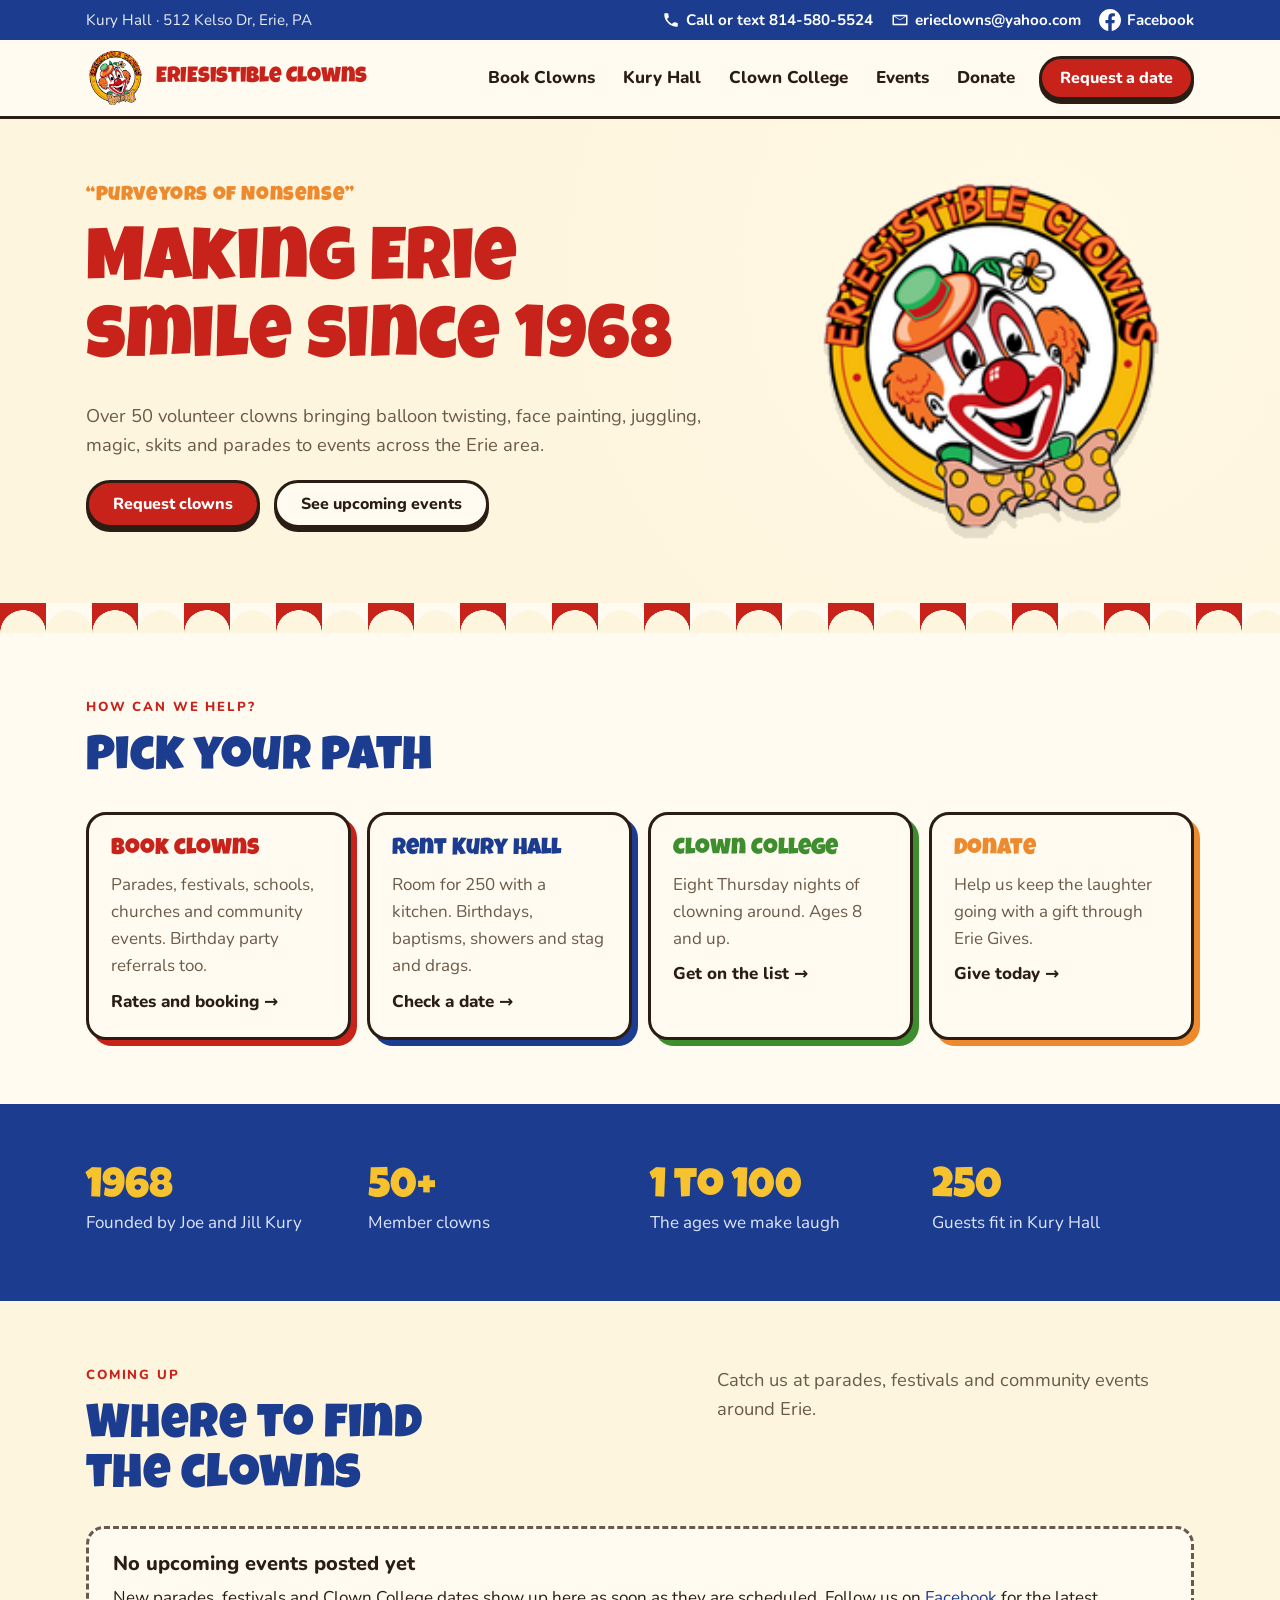
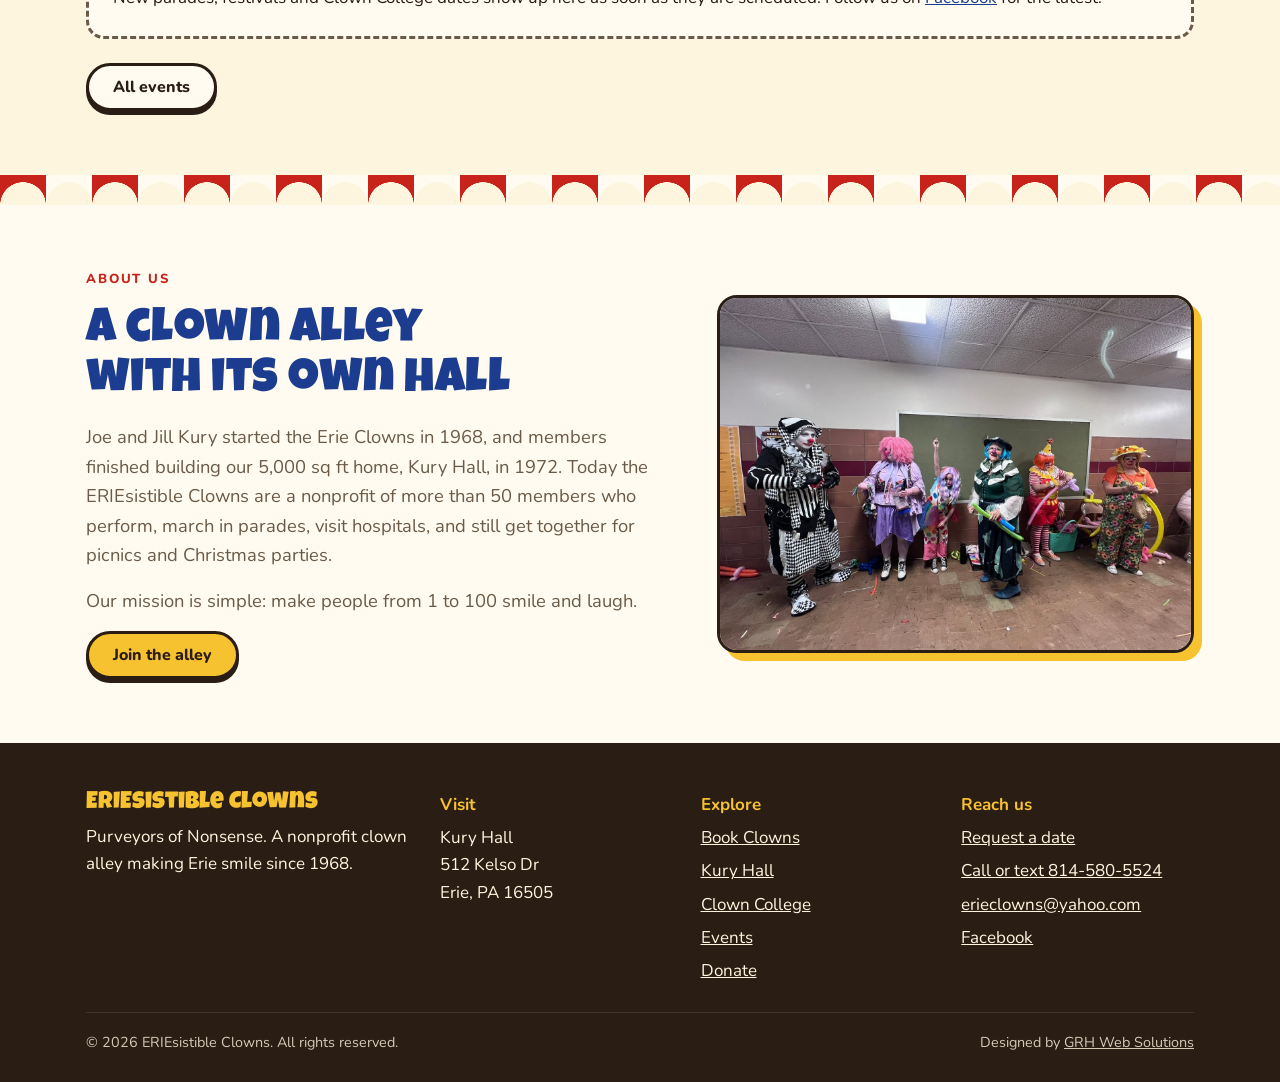
<file: index.html>
<!doctype html>
<html lang="en">
<head>
<meta charset="utf-8">
<meta name="viewport" content="width=device-width, initial-scale=1, viewport-fit=cover">
<title>ERIEsistible Clowns | Erie, PA Clowns Since 1968</title>
<meta name="description" content="Erie's nonprofit clown alley since 1968. Book clowns for parades and community events, rent Kury Hall, or join Clown College.">
<meta name="robots" content="index, follow, max-image-preview:large">
<link rel="canonical" href="https://eriesistibleclowns.org/">
<meta name="theme-color" content="#c8231b">
<meta property="og:type" content="website">
<meta property="og:site_name" content="ERIEsistible Clowns">
<meta property="og:locale" content="en_US">
<meta property="og:url" content="https://eriesistibleclowns.org/">
<meta property="og:title" content="ERIEsistible Clowns | Erie, PA Clowns Since 1968">
<meta property="og:description" content="Erie's nonprofit clown alley since 1968. Book clowns for parades and community events, rent Kury Hall, or join Clown College.">
<meta property="og:image" content="https://eriesistibleclowns.org/assets/img/og-home.jpg">
<meta property="og:image:secure_url" content="https://eriesistibleclowns.org/assets/img/og-home.jpg">
<meta property="og:image:type" content="image/jpeg">
<meta property="og:image:width" content="1200">
<meta property="og:image:height" content="630">
<meta property="og:image:alt" content="ERIEsistible Clowns logo: a smiling clown with a green hat and polka-dot bow tie">
<meta name="twitter:card" content="summary_large_image">
<meta name="twitter:title" content="ERIEsistible Clowns | Erie, PA Clowns Since 1968">
<meta name="twitter:description" content="Erie's nonprofit clown alley since 1968. Book clowns for parades and community events, rent Kury Hall, or join Clown College.">
<meta name="twitter:image" content="https://eriesistibleclowns.org/assets/img/og-home.jpg">
<meta name="twitter:image:alt" content="ERIEsistible Clowns logo: a smiling clown with a green hat and polka-dot bow tie">
<link rel="icon" href="/favicon.ico" sizes="32x32">
<link rel="icon" type="image/png" sizes="192x192" href="assets/img/icon-192.png">
<link rel="apple-touch-icon" href="assets/img/icon-180.png">
<link rel="manifest" href="site.webmanifest">
<link rel="preconnect" href="https://fonts.googleapis.com">
<link rel="preconnect" href="https://fonts.gstatic.com" crossorigin>
<link rel="stylesheet" href="https://fonts.googleapis.com/css2?family=Luckiest+Guy&family=Nunito:wght@400;600;700;800&display=swap">
<link rel="stylesheet" href="assets/css/site.css?v=339fc6ad">
<script type="application/ld+json">[{"@context": "https://schema.org", "@type": "NGO", "name": "ERIEsistible Clowns", "alternateName": "Erie Clowns", "slogan": "Purveyors of Nonsense", "foundingDate": "1968", "taxID": "47-1013614", "url": "https://eriesistibleclowns.org/", "logo": "https://eriesistibleclowns.org/assets/img/logo.png", "email": "erieclowns@yahoo.com", "telephone": "+1-814-580-5524", "sameAs": ["https://www.facebook.com/ERIEsistibleClowns"], "address": {"@type": "PostalAddress", "streetAddress": "512 Kelso Dr", "addressLocality": "Erie", "addressRegion": "PA", "postalCode": "16505", "addressCountry": "US"}, "areaServed": "Erie, Pennsylvania"}, {"@context": "https://schema.org", "@type": "WebSite", "name": "ERIEsistible Clowns", "alternateName": "Erie Clowns", "url": "https://eriesistibleclowns.org/"}]</script>
</head>
<body>
<a class="skip" href="#main">Skip to content</a>
<div class="utility">
  <div class="wrap">
    <span class="loc">Kury Hall · 512 Kelso Dr, Erie, PA</span>
    <a class="u-phone" href="tel:+18145805524"><svg class="u-icon" viewBox="0 0 24 24" aria-hidden="true" focusable="false"><path fill="currentColor" d="M6.6 10.8a15.1 15.1 0 0 0 6.6 6.6l2.2-2.2a1 1 0 0 1 1-.25 11.4 11.4 0 0 0 3.6.57 1 1 0 0 1 1 1V20a1 1 0 0 1-1 1A17 17 0 0 1 3 4a1 1 0 0 1 1-1h3.5a1 1 0 0 1 1 1c0 1.25.2 2.45.57 3.57a1 1 0 0 1-.25 1z"/></svg><span><span class="u-hint">Call or text </span>814-580-5524</span></a>
    <a class="u-mail" href="mailto:erieclowns@yahoo.com" aria-label="Email erieclowns@yahoo.com"><svg class="u-icon" viewBox="0 0 24 24" aria-hidden="true" focusable="false"><path fill="currentColor" d="M3 5h18a1 1 0 0 1 1 1v12a1 1 0 0 1-1 1H3a1 1 0 0 1-1-1V6a1 1 0 0 1 1-1zm9 7.2L4 7.3V17h16V7.3zM5.2 7l6.8 4.2L18.8 7z"/></svg><span class="u-text">erieclowns@yahoo.com</span></a>
    <a class="u-fb" href="https://www.facebook.com/ERIEsistibleClowns" target="_blank" rel="noopener" aria-label="ERIEsistible Clowns on Facebook"><svg class="fb-icon" viewBox="0 0 24 24" aria-hidden="true" focusable="false"><path fill="currentColor" d="M24 12.07C24 5.41 18.63 0 12 0S0 5.4 0 12.07C0 18.1 4.39 23.1 10.13 24v-8.44H7.08v-3.49h3.04V9.41c0-3.02 1.8-4.7 4.54-4.7 1.31 0 2.68.24 2.68.24v2.97h-1.5c-1.5 0-1.96.93-1.96 1.89v2.26h3.32l-.53 3.5h-2.8V24C19.62 23.1 24 18.1 24 12.07"/></svg><span class="u-text">Facebook</span></a>
  </div>
</div>
<header class="site">
  <div class="wrap">
    <a class="brand" href="index.html"><img src="assets/img/logo.png" alt="" width="60" height="60"><span>ERIEsistible Clowns</span></a>
    <button class="menu-btn" type="button" aria-expanded="false" aria-controls="main-nav" aria-label="Open menu"><span class="bars" aria-hidden="true"><span></span><span></span><span></span></span><span class="menu-label" aria-hidden="true">Menu</span></button>
    <nav class="main" id="main-nav" aria-label="Main">
      <a href="book-clowns.html">Book Clowns</a>
      <a href="kury-hall.html">Kury Hall</a>
      <a href="clown-college.html">Clown College</a>
      <a href="events.html">Events</a>
      <a href="donate.html">Donate</a>
      <div class="nav-cta">
        <a class="btn btn-red" href="contact.html">Request a date</a>
        <a class="btn btn-gold nav-call" href="tel:+18145805524"><svg class="u-icon" viewBox="0 0 24 24" aria-hidden="true" focusable="false"><path fill="currentColor" d="M6.6 10.8a15.1 15.1 0 0 0 6.6 6.6l2.2-2.2a1 1 0 0 1 1-.25 11.4 11.4 0 0 0 3.6.57 1 1 0 0 1 1 1V20a1 1 0 0 1-1 1A17 17 0 0 1 3 4a1 1 0 0 1 1-1h3.5a1 1 0 0 1 1 1c0 1.25.2 2.45.57 3.57a1 1 0 0 1-.25 1z"/></svg>Call or text</a>
      </div>
    </nav>
  </div>
</header>
<main id="main">

<section class="hero">
  <div class="wrap split">
    <div class="stack" style="gap:20px">
      <p class="tagline">“Purveyors of Nonsense”</p>
      <h1>Making Erie smile since 1968</h1>
      <p class="lede">Over 50 volunteer clowns bringing balloon twisting, face painting, juggling, magic, skits and parades to events across the Erie area.</p>
      <div class="btn-row">
        <a class="btn btn-red" href="contact.html?type=community">Request clowns</a>
        <a class="btn" href="events.html">See upcoming events</a>
      </div>
    </div>
    <div class="hero-logo"><img src="assets/img/logo.png" alt="ERIEsistible Clowns logo: a smiling clown with a green hat and polka-dot bow tie" width="200" height="200"></div>
  </div>
</section>
<div class="tent" aria-hidden="true"></div>
<section class="band paper">
  <div class="wrap stack" style="gap:28px">
    <div class="stack"><p class="eyebrow">How can we help?</p><h2>Pick your path</h2></div>
    <div class="paths">
      <a class="path" href="book-clowns.html" style="--c:var(--red)"><strong>Book clowns</strong><span>Parades, festivals, schools, churches and community events. Birthday party referrals too.</span><b>Rates and booking →</b></a>
      <a class="path" href="kury-hall.html" style="--c:var(--blue)"><strong>Rent Kury Hall</strong><span>Room for 250 with a kitchen. Birthdays, baptisms, showers and stag and drags.</span><b>Check a date →</b></a>
      <a class="path" href="clown-college.html" style="--c:var(--green)"><strong>Clown College</strong><span>Eight Thursday nights of clowning around. Ages 8 and up.</span><b>Get on the list →</b></a>
      <a class="path" href="donate.html" style="--c:var(--orange)"><strong>Donate</strong><span>Help us keep the laughter going with a gift through Erie Gives.</span><b>Give today →</b></a>
    </div>
  </div>
</section>
<section class="band blue">
  <div class="wrap facts" aria-label="Quick facts">
    <div class="fact"><strong>1968</strong><span>Founded by Joe and Jill Kury</span></div>
    <div class="fact"><strong>50+</strong><span>Member clowns</span></div>
    <div class="fact"><strong>1 to 100</strong><span>The ages we make laugh</span></div>
    <div class="fact"><strong>250</strong><span>Guests fit in Kury Hall</span></div>
  </div>
</section>
<section class="band">
  <div class="wrap stack" style="gap:24px">
    <div class="split top">
      <div class="stack"><p class="eyebrow">Coming up</p><h2>Where to find the clowns</h2></div>
      <p class="lede">Catch us at parades, festivals and community events around Erie.</p>
    </div>
    <div class="events" id="events-list" data-limit="3"><p class="note">Loading events…</p></div>
    <p><a class="btn" href="events.html">All events</a></p>
  </div>
</section>
<div class="tent" aria-hidden="true"></div>
<section class="band paper">
  <div class="wrap split">
    <div class="stack">
      <p class="eyebrow">About us</p>
      <h2>A clown alley with its own hall</h2>
      <p class="lede">Joe and Jill Kury started the Erie Clowns in 1968, and members finished building our 5,000 sq ft home, Kury Hall, in 1972. Today the ERIEsistible Clowns are a nonprofit of more than 50 members who perform, march in parades, visit hospitals, and still get together for picnics and Christmas parties.</p>
      <p class="lede">Our mission is simple: make people from 1 to 100 smile and laugh.</p>
      <div class="btn-row"><a class="btn btn-gold" href="contact.html?type=join">Join the alley</a></div>
    </div>
    <img class="pic" src="assets/img/about-clowns.jpg" alt="Six ERIEsistible Clowns in full costume twisting balloons" width="1400" height="1050" loading="lazy">
  </div>
</section>

</main>
<footer class="site">
  <div class="wrap">
    <div class="stack" style="gap:8px">
      <h3>ERIEsistible Clowns</h3>
      <p>Purveyors of Nonsense. A nonprofit clown alley making Erie smile since 1968.</p>
    </div>
    <div class="stack" style="gap:6px">
      <strong>Visit</strong>
      <p>Kury Hall<br>512 Kelso Dr<br>Erie, PA 16505</p>
    </div>
    <div class="stack" style="gap:6px">
      <strong>Explore</strong>
      <ul><li><a href="book-clowns.html">Book Clowns</a></li><li><a href="kury-hall.html">Kury Hall</a></li><li><a href="clown-college.html">Clown College</a></li><li><a href="events.html">Events</a></li><li><a href="donate.html">Donate</a></li></ul>
    </div>
    <div class="stack" style="gap:6px">
      <strong>Reach us</strong>
      <ul>
        <li><a href="contact.html">Request a date</a></li>
        <li><a href="tel:+18145805524">Call or text 814-580-5524</a></li>
        <li><a href="mailto:erieclowns@yahoo.com">erieclowns@yahoo.com</a></li>
        <li><a href="https://www.facebook.com/ERIEsistibleClowns" target="_blank" rel="noopener">Facebook</a></li>
      </ul>
    </div>
    <p class="copy"><span>© <span id="yr">2026</span> ERIEsistible Clowns. All rights reserved.</span> <span class="credit">Designed by <a href="https://grhwebsolutions.com" target="_blank" rel="noopener">GRH Web Solutions</a></span></p>
  </div>
</footer>
<script src="assets/js/site.js?v=caf20d34" defer></script>
</body>
</html>
</file>
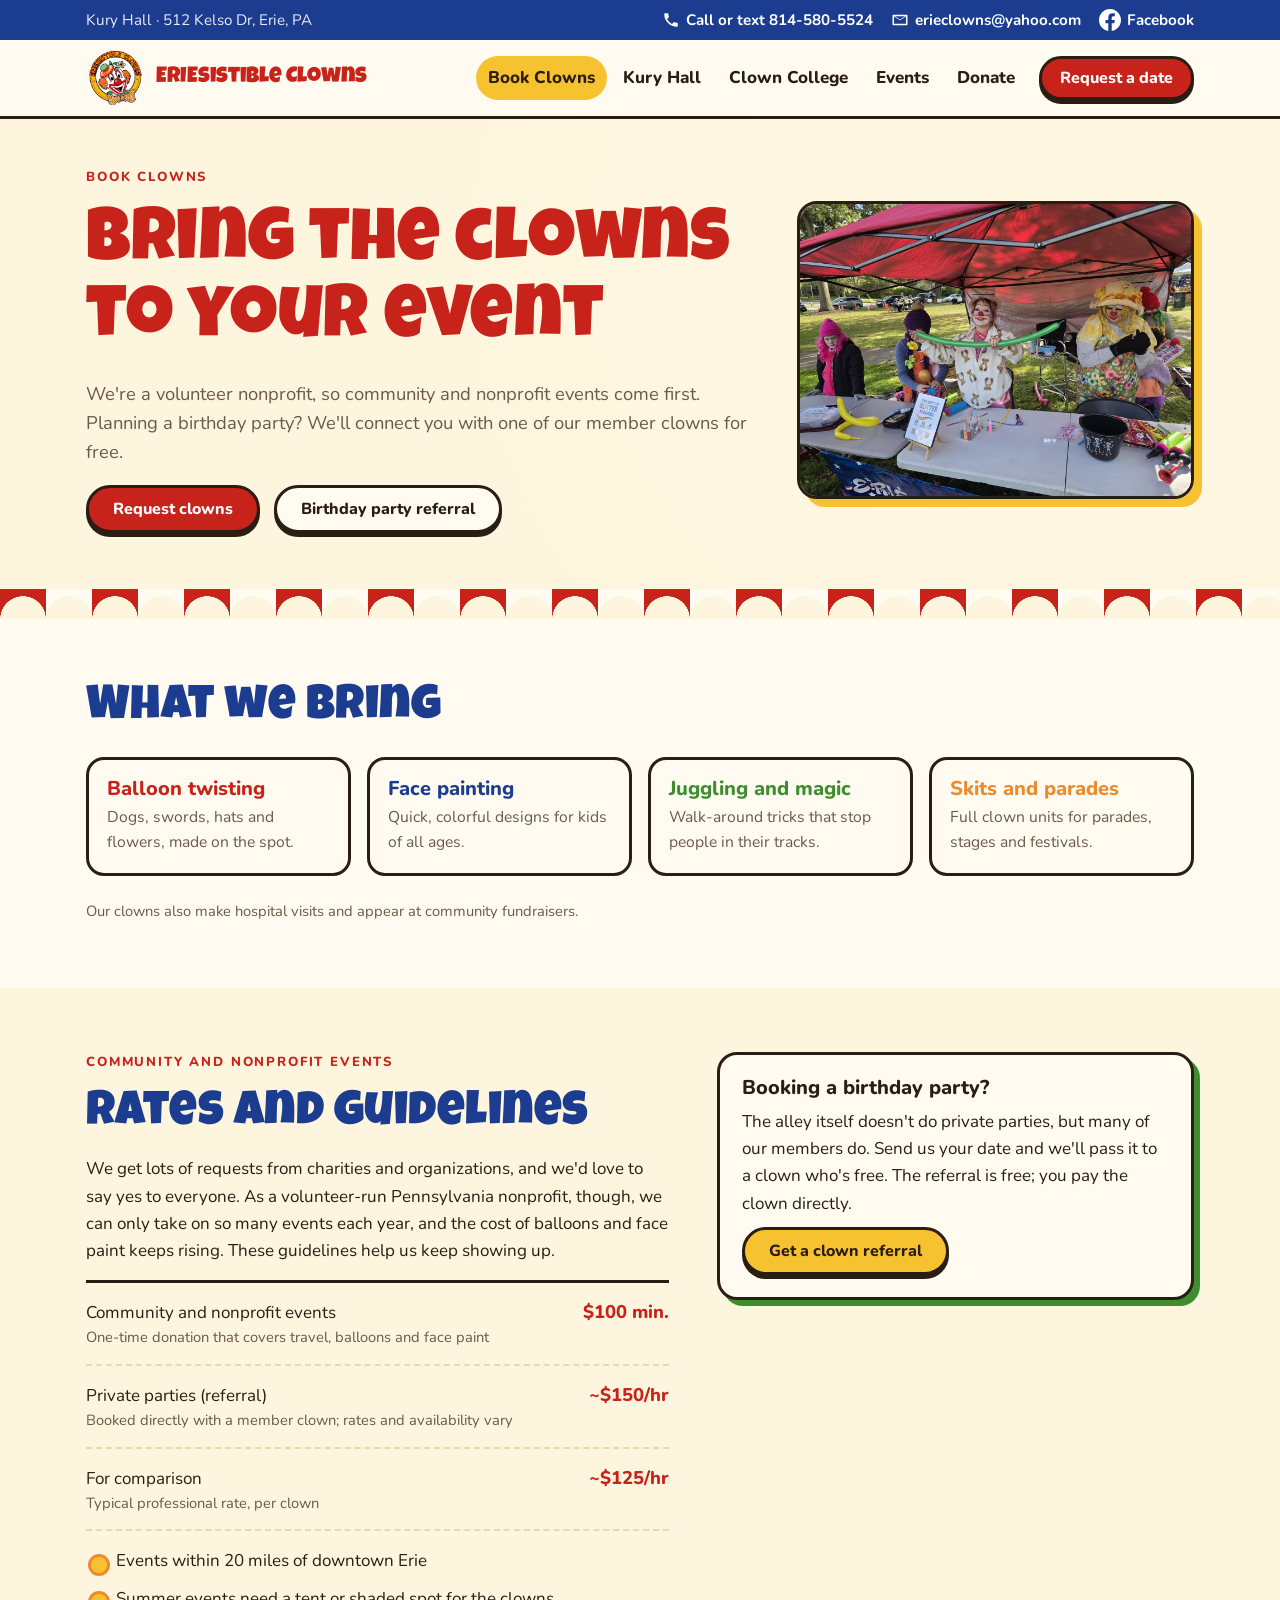
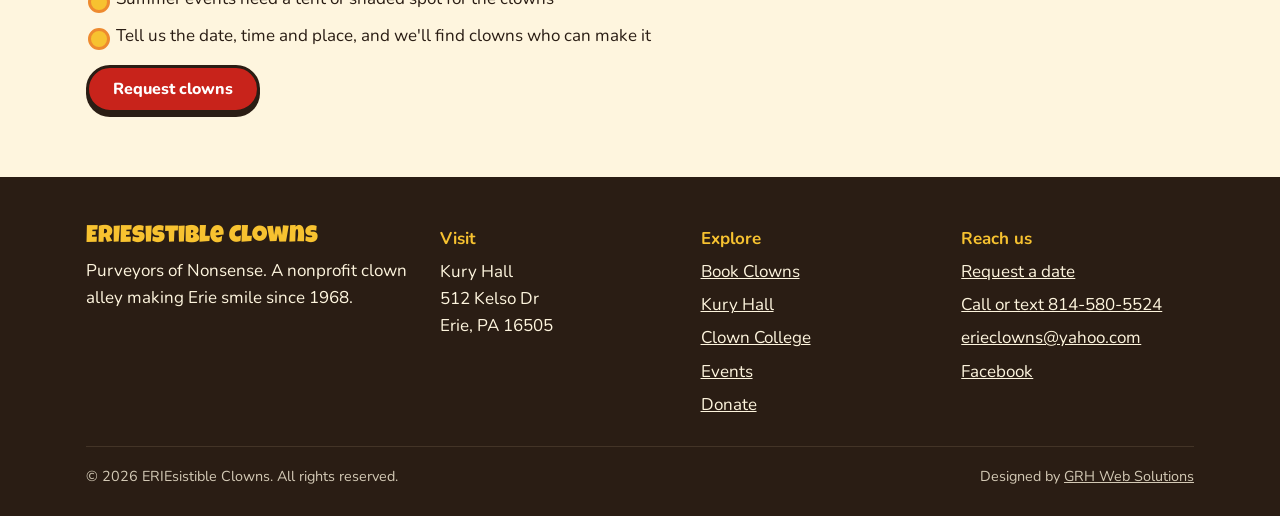
<file: book-clowns.html>
<!doctype html>
<html lang="en">
<head>
<meta charset="utf-8">
<meta name="viewport" content="width=device-width, initial-scale=1, viewport-fit=cover">
<title>Book Clowns in Erie, PA | ERIEsistible Clowns</title>
<meta name="description" content="Balloon twisting, face painting, juggling, magic and parade clowns for Erie community and nonprofit events. Free birthday party referrals.">
<meta name="robots" content="index, follow, max-image-preview:large">
<link rel="canonical" href="https://eriesistibleclowns.org/book-clowns.html">
<meta name="theme-color" content="#c8231b">
<meta property="og:type" content="website">
<meta property="og:site_name" content="ERIEsistible Clowns">
<meta property="og:locale" content="en_US">
<meta property="og:url" content="https://eriesistibleclowns.org/book-clowns.html">
<meta property="og:title" content="Book Clowns in Erie, PA">
<meta property="og:description" content="Balloon twisting, face painting, juggling, magic and parade clowns for Erie community and nonprofit events. Free birthday party referrals.">
<meta property="og:image" content="https://eriesistibleclowns.org/assets/img/og-book.jpg">
<meta property="og:image:secure_url" content="https://eriesistibleclowns.org/assets/img/og-book.jpg">
<meta property="og:image:type" content="image/jpeg">
<meta property="og:image:width" content="1200">
<meta property="og:image:height" content="630">
<meta property="og:image:alt" content="ERIEsistible Clowns logo: a smiling clown with a green hat and polka-dot bow tie">
<meta name="twitter:card" content="summary_large_image">
<meta name="twitter:title" content="Book Clowns in Erie, PA">
<meta name="twitter:description" content="Balloon twisting, face painting, juggling, magic and parade clowns for Erie community and nonprofit events. Free birthday party referrals.">
<meta name="twitter:image" content="https://eriesistibleclowns.org/assets/img/og-book.jpg">
<meta name="twitter:image:alt" content="ERIEsistible Clowns logo: a smiling clown with a green hat and polka-dot bow tie">
<link rel="icon" href="/favicon.ico" sizes="32x32">
<link rel="icon" type="image/png" sizes="192x192" href="assets/img/icon-192.png">
<link rel="apple-touch-icon" href="assets/img/icon-180.png">
<link rel="manifest" href="site.webmanifest">
<link rel="preconnect" href="https://fonts.googleapis.com">
<link rel="preconnect" href="https://fonts.gstatic.com" crossorigin>
<link rel="stylesheet" href="https://fonts.googleapis.com/css2?family=Luckiest+Guy&family=Nunito:wght@400;600;700;800&display=swap">
<link rel="stylesheet" href="assets/css/site.css?v=339fc6ad">
<script type="application/ld+json">{"@context": "https://schema.org", "@type": "NGO", "name": "ERIEsistible Clowns", "alternateName": "Erie Clowns", "slogan": "Purveyors of Nonsense", "foundingDate": "1968", "taxID": "47-1013614", "url": "https://eriesistibleclowns.org/", "logo": "https://eriesistibleclowns.org/assets/img/logo.png", "email": "erieclowns@yahoo.com", "telephone": "+1-814-580-5524", "sameAs": ["https://www.facebook.com/ERIEsistibleClowns"], "address": {"@type": "PostalAddress", "streetAddress": "512 Kelso Dr", "addressLocality": "Erie", "addressRegion": "PA", "postalCode": "16505", "addressCountry": "US"}, "areaServed": "Erie, Pennsylvania"}</script>
</head>
<body>
<a class="skip" href="#main">Skip to content</a>
<div class="utility">
  <div class="wrap">
    <span class="loc">Kury Hall · 512 Kelso Dr, Erie, PA</span>
    <a class="u-phone" href="tel:+18145805524"><svg class="u-icon" viewBox="0 0 24 24" aria-hidden="true" focusable="false"><path fill="currentColor" d="M6.6 10.8a15.1 15.1 0 0 0 6.6 6.6l2.2-2.2a1 1 0 0 1 1-.25 11.4 11.4 0 0 0 3.6.57 1 1 0 0 1 1 1V20a1 1 0 0 1-1 1A17 17 0 0 1 3 4a1 1 0 0 1 1-1h3.5a1 1 0 0 1 1 1c0 1.25.2 2.45.57 3.57a1 1 0 0 1-.25 1z"/></svg><span><span class="u-hint">Call or text </span>814-580-5524</span></a>
    <a class="u-mail" href="mailto:erieclowns@yahoo.com" aria-label="Email erieclowns@yahoo.com"><svg class="u-icon" viewBox="0 0 24 24" aria-hidden="true" focusable="false"><path fill="currentColor" d="M3 5h18a1 1 0 0 1 1 1v12a1 1 0 0 1-1 1H3a1 1 0 0 1-1-1V6a1 1 0 0 1 1-1zm9 7.2L4 7.3V17h16V7.3zM5.2 7l6.8 4.2L18.8 7z"/></svg><span class="u-text">erieclowns@yahoo.com</span></a>
    <a class="u-fb" href="https://www.facebook.com/ERIEsistibleClowns" target="_blank" rel="noopener" aria-label="ERIEsistible Clowns on Facebook"><svg class="fb-icon" viewBox="0 0 24 24" aria-hidden="true" focusable="false"><path fill="currentColor" d="M24 12.07C24 5.41 18.63 0 12 0S0 5.4 0 12.07C0 18.1 4.39 23.1 10.13 24v-8.44H7.08v-3.49h3.04V9.41c0-3.02 1.8-4.7 4.54-4.7 1.31 0 2.68.24 2.68.24v2.97h-1.5c-1.5 0-1.96.93-1.96 1.89v2.26h3.32l-.53 3.5h-2.8V24C19.62 23.1 24 18.1 24 12.07"/></svg><span class="u-text">Facebook</span></a>
  </div>
</div>
<header class="site">
  <div class="wrap">
    <a class="brand" href="index.html"><img src="assets/img/logo.png" alt="" width="60" height="60"><span>ERIEsistible Clowns</span></a>
    <button class="menu-btn" type="button" aria-expanded="false" aria-controls="main-nav" aria-label="Open menu"><span class="bars" aria-hidden="true"><span></span><span></span><span></span></span><span class="menu-label" aria-hidden="true">Menu</span></button>
    <nav class="main" id="main-nav" aria-label="Main">
      <a href="book-clowns.html" aria-current="page">Book Clowns</a>
      <a href="kury-hall.html">Kury Hall</a>
      <a href="clown-college.html">Clown College</a>
      <a href="events.html">Events</a>
      <a href="donate.html">Donate</a>
      <div class="nav-cta">
        <a class="btn btn-red" href="contact.html">Request a date</a>
        <a class="btn btn-gold nav-call" href="tel:+18145805524"><svg class="u-icon" viewBox="0 0 24 24" aria-hidden="true" focusable="false"><path fill="currentColor" d="M6.6 10.8a15.1 15.1 0 0 0 6.6 6.6l2.2-2.2a1 1 0 0 1 1-.25 11.4 11.4 0 0 0 3.6.57 1 1 0 0 1 1 1V20a1 1 0 0 1-1 1A17 17 0 0 1 3 4a1 1 0 0 1 1-1h3.5a1 1 0 0 1 1 1c0 1.25.2 2.45.57 3.57a1 1 0 0 1-.25 1z"/></svg>Call or text</a>
      </div>
    </nav>
  </div>
</header>
<main id="main">

<section class="hero">
  <div class="wrap split">
    <div class="stack" style="gap:18px">
      <p class="eyebrow">Book clowns</p>
      <h1>Bring the clowns to your event</h1>
      <p class="lede">We're a volunteer nonprofit, so community and nonprofit events come first. Planning a birthday party? We'll connect you with one of our member clowns for free.</p>
      <div class="btn-row"><a class="btn btn-red" href="contact.html?type=community">Request clowns</a><a class="btn" href="contact.html?type=private">Birthday party referral</a></div>
    </div>
    <img class="pic" src="assets/img/clowns-at-event.jpg" alt="ERIEsistible Clowns twisting balloons and face painting under their tent at an outdoor event" width="1400" height="1050">
  </div>
</section>
<div class="tent" aria-hidden="true"></div>
<section class="band paper">
  <div class="wrap stack" style="gap:24px">
    <h2>What we bring</h2>
    <div class="services">
      <div class="service" style="--c:var(--red)"><h3>Balloon twisting</h3><p>Dogs, swords, hats and flowers, made on the spot.</p></div>
      <div class="service" style="--c:var(--blue)"><h3>Face painting</h3><p>Quick, colorful designs for kids of all ages.</p></div>
      <div class="service" style="--c:var(--green)"><h3>Juggling and magic</h3><p>Walk-around tricks that stop people in their tracks.</p></div>
      <div class="service" style="--c:var(--orange)"><h3>Skits and parades</h3><p>Full clown units for parades, stages and festivals.</p></div>
    </div>
    <p class="note">Our clowns also make hospital visits and appear at community fundraisers.</p>
  </div>
</section>
<section class="band">
  <div class="wrap split top">
    <div class="stack">
      <p class="eyebrow">Community and nonprofit events</p>
      <h2>Rates and guidelines</h2>
      <p>We get lots of requests from charities and organizations, and we'd love to say yes to everyone. As a volunteer-run Pennsylvania nonprofit, though, we can only take on so many events each year, and the cost of balloons and face paint keeps rising. These guidelines help us keep showing up.</p>
      <div class="rates">
        <div class="rate"><div>Community and nonprofit events<small>One-time donation that covers travel, balloons and face paint</small></div><span class="amt">$100 min.</span></div>
        <div class="rate"><div>Private parties (referral)<small>Booked directly with a member clown; rates and availability vary</small></div><span class="amt">~$150/hr</span></div>
        <div class="rate"><div>For comparison<small>Typical professional rate, per clown</small></div><span class="amt">~$125/hr</span></div>
      </div>
      <ul class="dots">
        <li>Events within 20 miles of downtown Erie</li>
        <li>Summer events need a tent or shaded spot for the clowns</li>
        <li>Tell us the date, time and place, and we'll find clowns who can make it</li>
      </ul>
      <div class="btn-row"><a class="btn btn-red" href="contact.html?type=community">Request clowns</a></div>
    </div>
    <div class="callout">
      <h3>Booking a birthday party?</h3>
      <p>The alley itself doesn't do private parties, but many of our members do. Send us your date and we'll pass it to a clown who's free. The referral is free; you pay the clown directly.</p>
      <p><a class="btn btn-gold" href="contact.html?type=private">Get a clown referral</a></p>
    </div>
  </div>
</section>

</main>
<footer class="site">
  <div class="wrap">
    <div class="stack" style="gap:8px">
      <h3>ERIEsistible Clowns</h3>
      <p>Purveyors of Nonsense. A nonprofit clown alley making Erie smile since 1968.</p>
    </div>
    <div class="stack" style="gap:6px">
      <strong>Visit</strong>
      <p>Kury Hall<br>512 Kelso Dr<br>Erie, PA 16505</p>
    </div>
    <div class="stack" style="gap:6px">
      <strong>Explore</strong>
      <ul><li><a href="book-clowns.html">Book Clowns</a></li><li><a href="kury-hall.html">Kury Hall</a></li><li><a href="clown-college.html">Clown College</a></li><li><a href="events.html">Events</a></li><li><a href="donate.html">Donate</a></li></ul>
    </div>
    <div class="stack" style="gap:6px">
      <strong>Reach us</strong>
      <ul>
        <li><a href="contact.html">Request a date</a></li>
        <li><a href="tel:+18145805524">Call or text 814-580-5524</a></li>
        <li><a href="mailto:erieclowns@yahoo.com">erieclowns@yahoo.com</a></li>
        <li><a href="https://www.facebook.com/ERIEsistibleClowns" target="_blank" rel="noopener">Facebook</a></li>
      </ul>
    </div>
    <p class="copy"><span>© <span id="yr">2026</span> ERIEsistible Clowns. All rights reserved.</span> <span class="credit">Designed by <a href="https://grhwebsolutions.com" target="_blank" rel="noopener">GRH Web Solutions</a></span></p>
  </div>
</footer>
<script src="assets/js/site.js?v=caf20d34" defer></script>
</body>
</html>
</file>
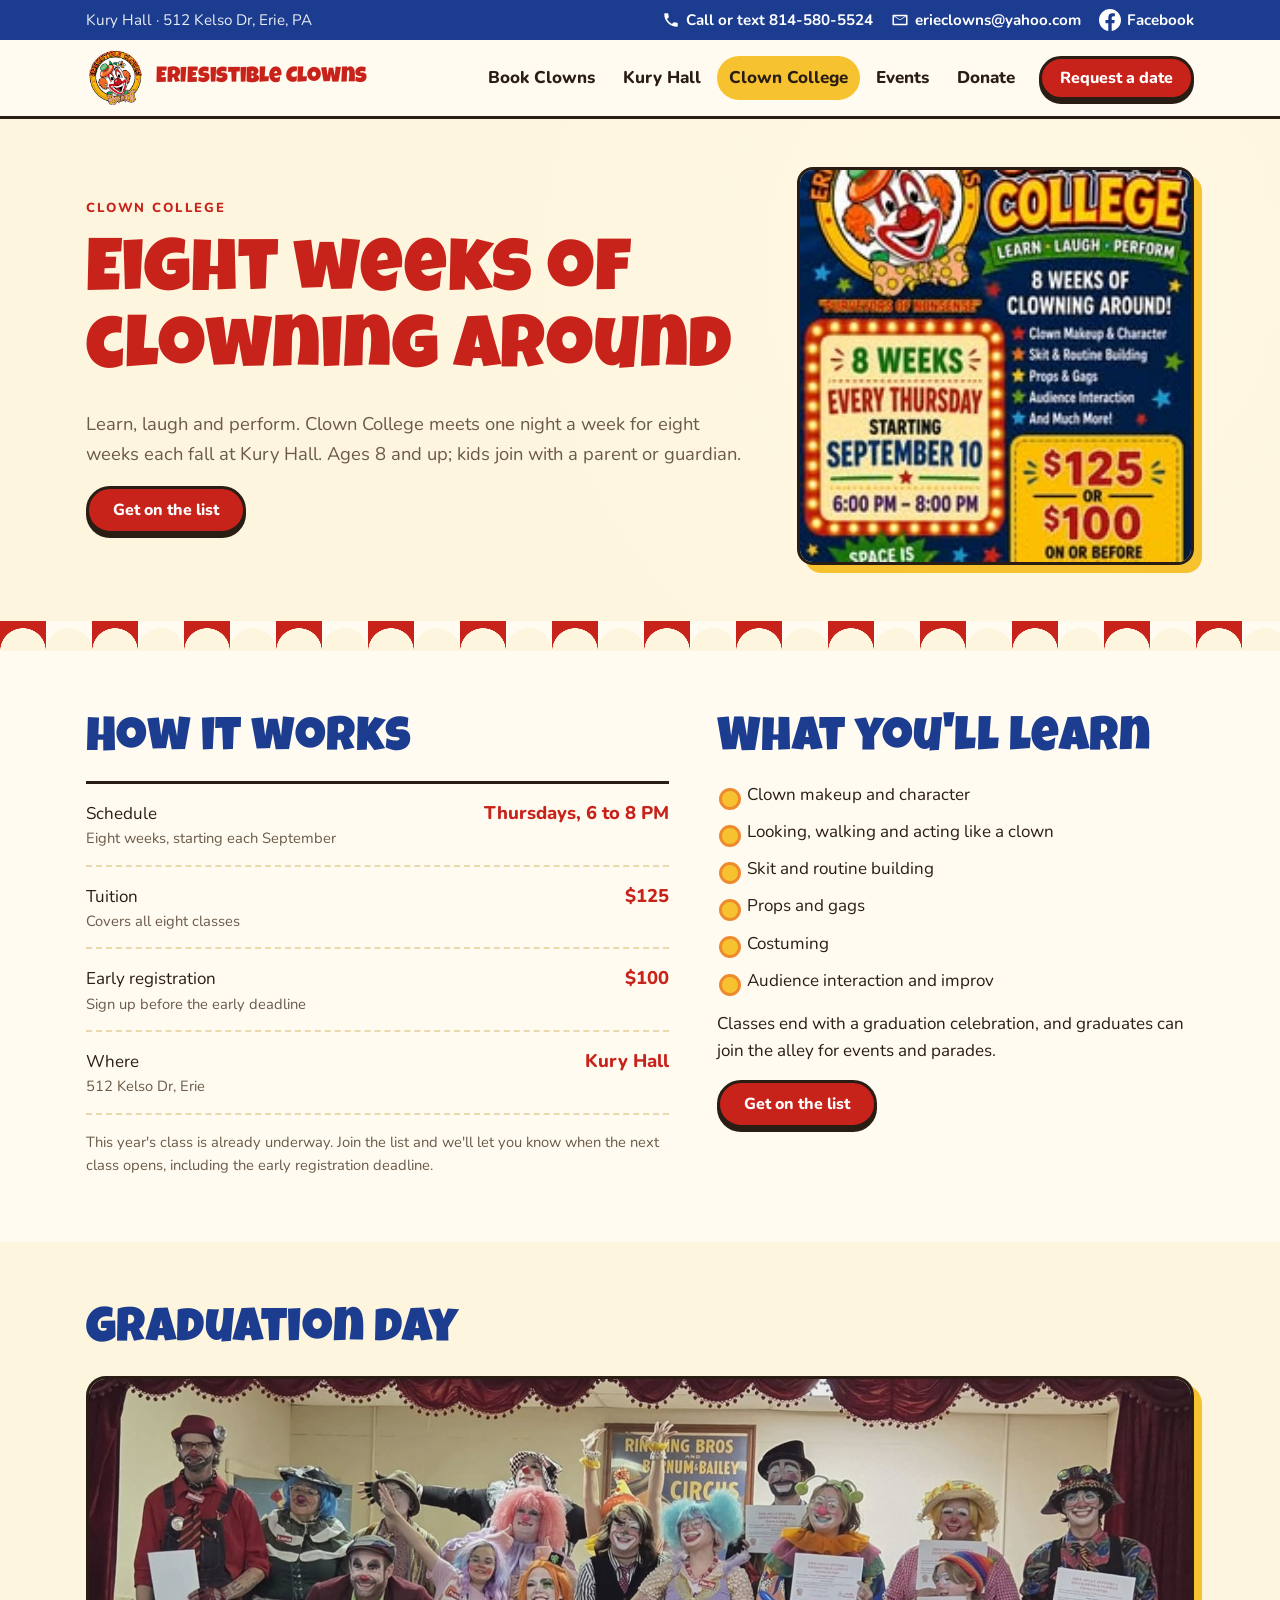
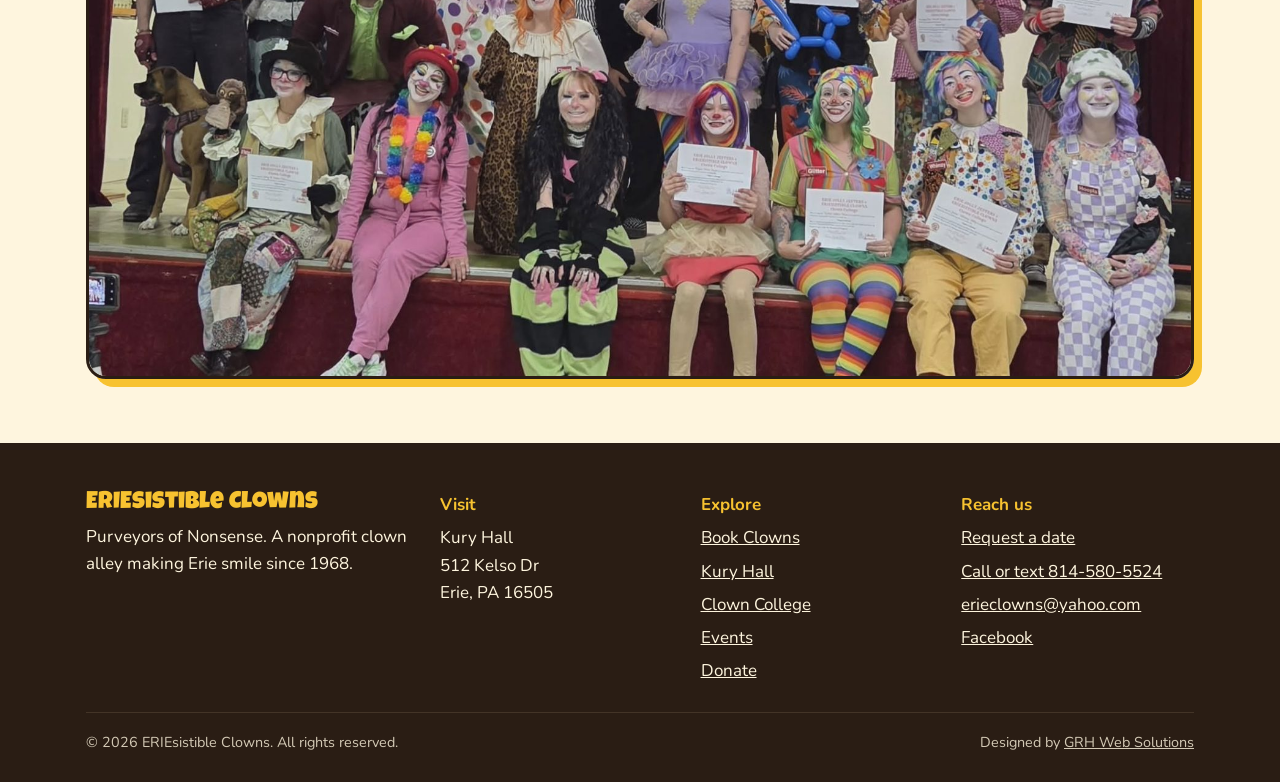
<file: clown-college.html>
<!doctype html>
<html lang="en">
<head>
<meta charset="utf-8">
<meta name="viewport" content="width=device-width, initial-scale=1, viewport-fit=cover">
<title>Clown College | ERIEsistible Clowns</title>
<meta name="description" content="Eight weeks of clowning around at Kury Hall. Thursdays 6 to 8 PM, ages 8 and up. Makeup, character, skits, props and improv.">
<meta name="robots" content="index, follow, max-image-preview:large">
<link rel="canonical" href="https://eriesistibleclowns.org/clown-college.html">
<meta name="theme-color" content="#c8231b">
<meta property="og:type" content="website">
<meta property="og:site_name" content="ERIEsistible Clowns">
<meta property="og:locale" content="en_US">
<meta property="og:url" content="https://eriesistibleclowns.org/clown-college.html">
<meta property="og:title" content="Clown College">
<meta property="og:description" content="Eight weeks of clowning around at Kury Hall. Thursdays 6 to 8 PM, ages 8 and up. Makeup, character, skits, props and improv.">
<meta property="og:image" content="https://eriesistibleclowns.org/assets/img/og-college.jpg">
<meta property="og:image:secure_url" content="https://eriesistibleclowns.org/assets/img/og-college.jpg">
<meta property="og:image:type" content="image/jpeg">
<meta property="og:image:width" content="1200">
<meta property="og:image:height" content="630">
<meta property="og:image:alt" content="ERIEsistible Clowns logo: a smiling clown with a green hat and polka-dot bow tie">
<meta name="twitter:card" content="summary_large_image">
<meta name="twitter:title" content="Clown College">
<meta name="twitter:description" content="Eight weeks of clowning around at Kury Hall. Thursdays 6 to 8 PM, ages 8 and up. Makeup, character, skits, props and improv.">
<meta name="twitter:image" content="https://eriesistibleclowns.org/assets/img/og-college.jpg">
<meta name="twitter:image:alt" content="ERIEsistible Clowns logo: a smiling clown with a green hat and polka-dot bow tie">
<link rel="icon" href="/favicon.ico" sizes="32x32">
<link rel="icon" type="image/png" sizes="192x192" href="assets/img/icon-192.png">
<link rel="apple-touch-icon" href="assets/img/icon-180.png">
<link rel="manifest" href="site.webmanifest">
<link rel="preconnect" href="https://fonts.googleapis.com">
<link rel="preconnect" href="https://fonts.gstatic.com" crossorigin>
<link rel="stylesheet" href="https://fonts.googleapis.com/css2?family=Luckiest+Guy&family=Nunito:wght@400;600;700;800&display=swap">
<link rel="stylesheet" href="assets/css/site.css?v=339fc6ad">
<script type="application/ld+json">{"@context": "https://schema.org", "@type": "NGO", "name": "ERIEsistible Clowns", "alternateName": "Erie Clowns", "slogan": "Purveyors of Nonsense", "foundingDate": "1968", "taxID": "47-1013614", "url": "https://eriesistibleclowns.org/", "logo": "https://eriesistibleclowns.org/assets/img/logo.png", "email": "erieclowns@yahoo.com", "telephone": "+1-814-580-5524", "sameAs": ["https://www.facebook.com/ERIEsistibleClowns"], "address": {"@type": "PostalAddress", "streetAddress": "512 Kelso Dr", "addressLocality": "Erie", "addressRegion": "PA", "postalCode": "16505", "addressCountry": "US"}, "areaServed": "Erie, Pennsylvania"}</script>
</head>
<body>
<a class="skip" href="#main">Skip to content</a>
<div class="utility">
  <div class="wrap">
    <span class="loc">Kury Hall · 512 Kelso Dr, Erie, PA</span>
    <a class="u-phone" href="tel:+18145805524"><svg class="u-icon" viewBox="0 0 24 24" aria-hidden="true" focusable="false"><path fill="currentColor" d="M6.6 10.8a15.1 15.1 0 0 0 6.6 6.6l2.2-2.2a1 1 0 0 1 1-.25 11.4 11.4 0 0 0 3.6.57 1 1 0 0 1 1 1V20a1 1 0 0 1-1 1A17 17 0 0 1 3 4a1 1 0 0 1 1-1h3.5a1 1 0 0 1 1 1c0 1.25.2 2.45.57 3.57a1 1 0 0 1-.25 1z"/></svg><span><span class="u-hint">Call or text </span>814-580-5524</span></a>
    <a class="u-mail" href="mailto:erieclowns@yahoo.com" aria-label="Email erieclowns@yahoo.com"><svg class="u-icon" viewBox="0 0 24 24" aria-hidden="true" focusable="false"><path fill="currentColor" d="M3 5h18a1 1 0 0 1 1 1v12a1 1 0 0 1-1 1H3a1 1 0 0 1-1-1V6a1 1 0 0 1 1-1zm9 7.2L4 7.3V17h16V7.3zM5.2 7l6.8 4.2L18.8 7z"/></svg><span class="u-text">erieclowns@yahoo.com</span></a>
    <a class="u-fb" href="https://www.facebook.com/ERIEsistibleClowns" target="_blank" rel="noopener" aria-label="ERIEsistible Clowns on Facebook"><svg class="fb-icon" viewBox="0 0 24 24" aria-hidden="true" focusable="false"><path fill="currentColor" d="M24 12.07C24 5.41 18.63 0 12 0S0 5.4 0 12.07C0 18.1 4.39 23.1 10.13 24v-8.44H7.08v-3.49h3.04V9.41c0-3.02 1.8-4.7 4.54-4.7 1.31 0 2.68.24 2.68.24v2.97h-1.5c-1.5 0-1.96.93-1.96 1.89v2.26h3.32l-.53 3.5h-2.8V24C19.62 23.1 24 18.1 24 12.07"/></svg><span class="u-text">Facebook</span></a>
  </div>
</div>
<header class="site">
  <div class="wrap">
    <a class="brand" href="index.html"><img src="assets/img/logo.png" alt="" width="60" height="60"><span>ERIEsistible Clowns</span></a>
    <button class="menu-btn" type="button" aria-expanded="false" aria-controls="main-nav" aria-label="Open menu"><span class="bars" aria-hidden="true"><span></span><span></span><span></span></span><span class="menu-label" aria-hidden="true">Menu</span></button>
    <nav class="main" id="main-nav" aria-label="Main">
      <a href="book-clowns.html">Book Clowns</a>
      <a href="kury-hall.html">Kury Hall</a>
      <a href="clown-college.html" aria-current="page">Clown College</a>
      <a href="events.html">Events</a>
      <a href="donate.html">Donate</a>
      <div class="nav-cta">
        <a class="btn btn-red" href="contact.html">Request a date</a>
        <a class="btn btn-gold nav-call" href="tel:+18145805524"><svg class="u-icon" viewBox="0 0 24 24" aria-hidden="true" focusable="false"><path fill="currentColor" d="M6.6 10.8a15.1 15.1 0 0 0 6.6 6.6l2.2-2.2a1 1 0 0 1 1-.25 11.4 11.4 0 0 0 3.6.57 1 1 0 0 1 1 1V20a1 1 0 0 1-1 1A17 17 0 0 1 3 4a1 1 0 0 1 1-1h3.5a1 1 0 0 1 1 1c0 1.25.2 2.45.57 3.57a1 1 0 0 1-.25 1z"/></svg>Call or text</a>
      </div>
    </nav>
  </div>
</header>
<main id="main">

<section class="hero">
  <div class="wrap split">
    <div class="stack" style="gap:18px">
      <p class="eyebrow">Clown College</p>
      <h1>Eight weeks of clowning around</h1>
      <p class="lede">Learn, laugh and perform. Clown College meets one night a week for eight weeks each fall at Kury Hall. Ages 8 and up; kids join with a parent or guardian.</p>
      <div class="btn-row"><a class="btn btn-red" href="contact.html?type=college">Get on the list</a></div>
    </div>
    <div><img class="flyer flyer-college" src="assets/img/flyer-clown-college.jpg" alt="Clown College flyer: 8 weeks, every Thursday, 6 to 8 PM, $125 or $100 when you register early" width="206" height="206"></div>
  </div>
</section>
<div class="tent" aria-hidden="true"></div>
<section class="band paper">
  <div class="wrap split top">
    <div class="stack">
      <h2>How it works</h2>
      <div class="rates">
        <div class="rate"><div>Schedule<small>Eight weeks, starting each September</small></div><span class="amt">Thursdays, 6 to 8 PM</span></div>
        <div class="rate"><div>Tuition<small>Covers all eight classes</small></div><span class="amt">$125</span></div>
        <div class="rate"><div>Early registration<small>Sign up before the early deadline</small></div><span class="amt">$100</span></div>
        <div class="rate"><div>Where<small>512 Kelso Dr, Erie</small></div><span class="amt">Kury Hall</span></div>
      </div>
      <p class="note">This year's class is already underway. Join the list and we'll let you know when the next class opens, including the early registration deadline.</p>
    </div>
    <div class="stack">
      <h2>What you'll learn</h2>
      <ul class="dots">
        <li>Clown makeup and character</li>
        <li>Looking, walking and acting like a clown</li>
        <li>Skit and routine building</li>
        <li>Props and gags</li>
        <li>Costuming</li>
        <li>Audience interaction and improv</li>
      </ul>
      <p>Classes end with a graduation celebration, and graduates can join the alley for events and parades.</p>
      <div class="btn-row"><a class="btn btn-red" href="contact.html?type=college">Get on the list</a></div>
    </div>
  </div>
</section>
<section class="band">
  <div class="wrap stack" style="gap:20px">
    <h2>Graduation day</h2>
    <img class="pic pic-wide" src="assets/img/clown-college-grads.jpg" alt="Clown College graduates in full costume and makeup holding their certificates on the Kury Hall stage" width="1800" height="975" loading="lazy">
  </div>
</section>

</main>
<footer class="site">
  <div class="wrap">
    <div class="stack" style="gap:8px">
      <h3>ERIEsistible Clowns</h3>
      <p>Purveyors of Nonsense. A nonprofit clown alley making Erie smile since 1968.</p>
    </div>
    <div class="stack" style="gap:6px">
      <strong>Visit</strong>
      <p>Kury Hall<br>512 Kelso Dr<br>Erie, PA 16505</p>
    </div>
    <div class="stack" style="gap:6px">
      <strong>Explore</strong>
      <ul><li><a href="book-clowns.html">Book Clowns</a></li><li><a href="kury-hall.html">Kury Hall</a></li><li><a href="clown-college.html">Clown College</a></li><li><a href="events.html">Events</a></li><li><a href="donate.html">Donate</a></li></ul>
    </div>
    <div class="stack" style="gap:6px">
      <strong>Reach us</strong>
      <ul>
        <li><a href="contact.html">Request a date</a></li>
        <li><a href="tel:+18145805524">Call or text 814-580-5524</a></li>
        <li><a href="mailto:erieclowns@yahoo.com">erieclowns@yahoo.com</a></li>
        <li><a href="https://www.facebook.com/ERIEsistibleClowns" target="_blank" rel="noopener">Facebook</a></li>
      </ul>
    </div>
    <p class="copy"><span>© <span id="yr">2026</span> ERIEsistible Clowns. All rights reserved.</span> <span class="credit">Designed by <a href="https://grhwebsolutions.com" target="_blank" rel="noopener">GRH Web Solutions</a></span></p>
  </div>
</footer>
<script src="assets/js/site.js?v=caf20d34" defer></script>
</body>
</html>
</file>
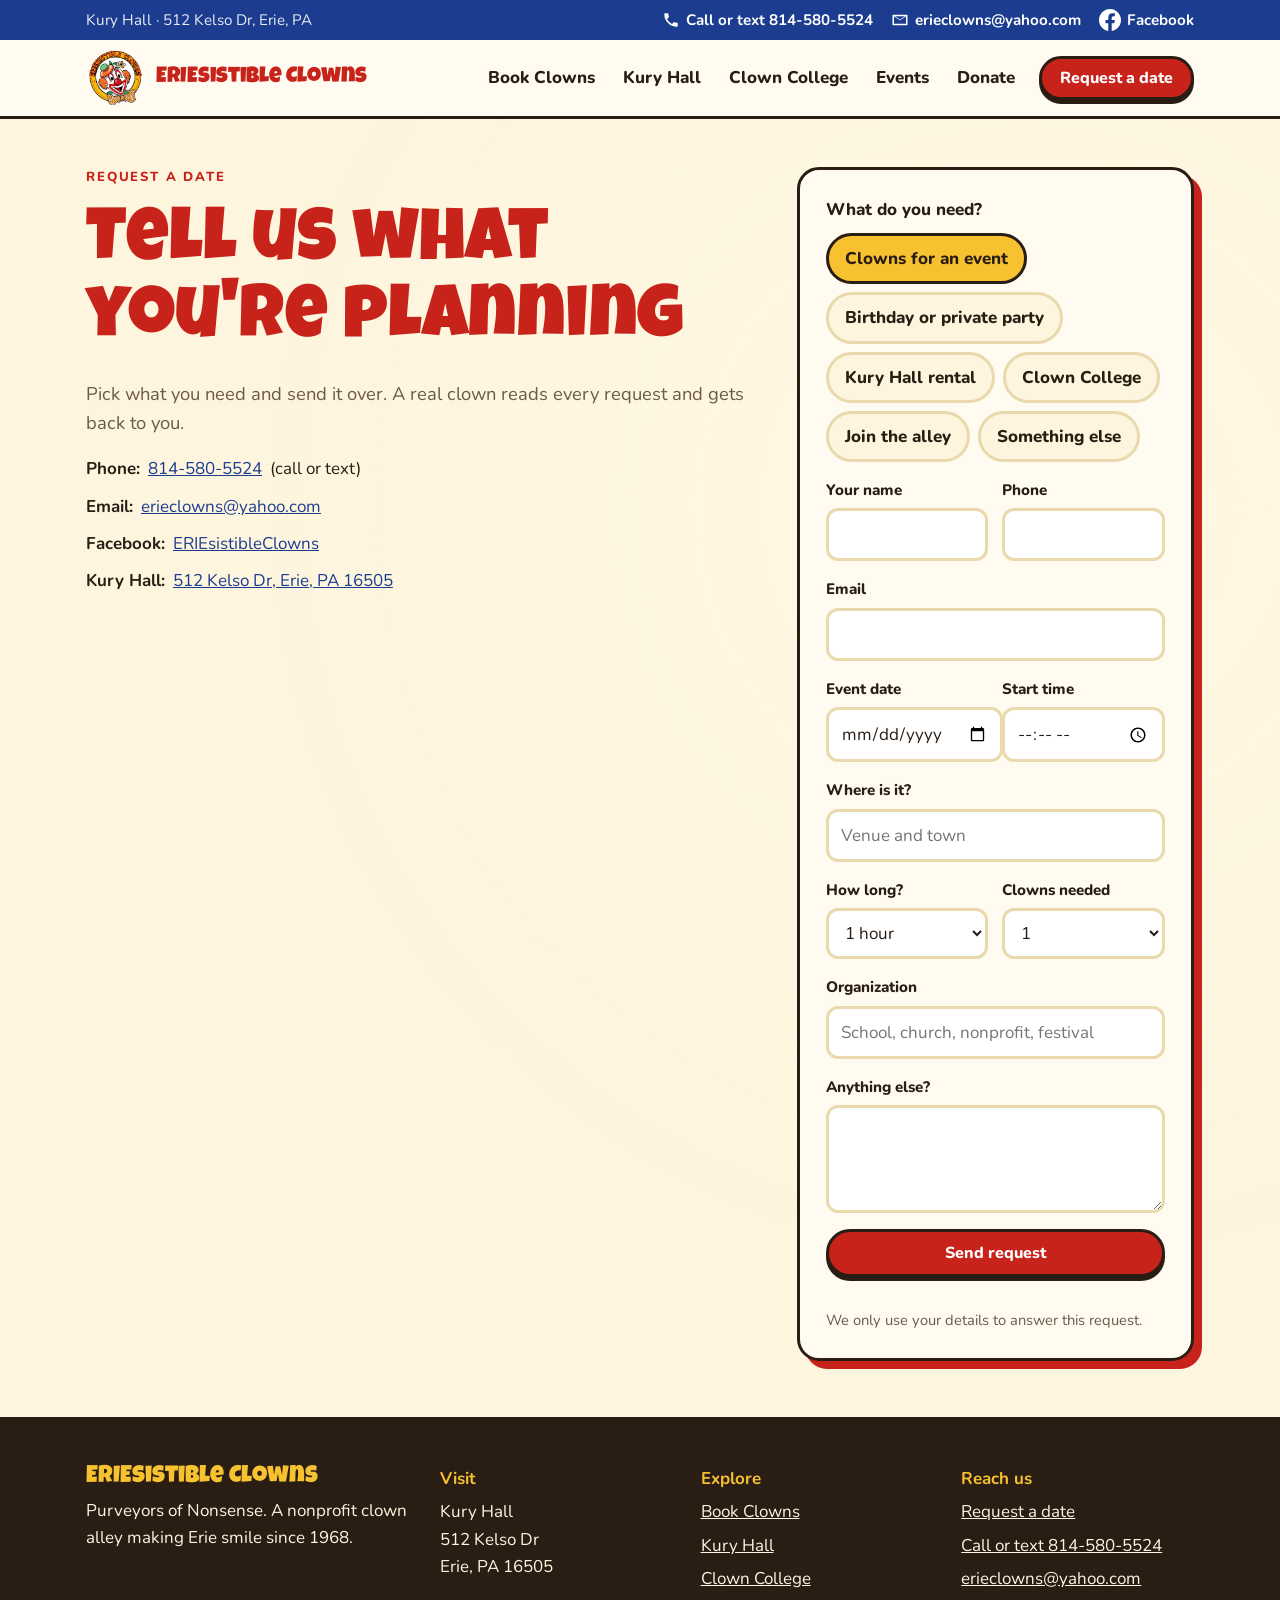
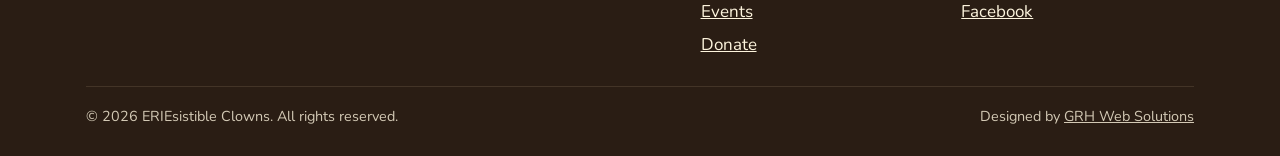
<file: contact.html>
<!doctype html>
<html lang="en">
<head>
<meta charset="utf-8">
<meta name="viewport" content="width=device-width, initial-scale=1, viewport-fit=cover">
<title>Request a Date | ERIEsistible Clowns</title>
<meta name="description" content="Request clowns for your event, check a Kury Hall date, or get on the Clown College list. Contact the ERIEsistible Clowns.">
<meta name="robots" content="index, follow, max-image-preview:large">
<link rel="canonical" href="https://eriesistibleclowns.org/contact.html">
<meta name="theme-color" content="#c8231b">
<meta property="og:type" content="website">
<meta property="og:site_name" content="ERIEsistible Clowns">
<meta property="og:locale" content="en_US">
<meta property="og:url" content="https://eriesistibleclowns.org/contact.html">
<meta property="og:title" content="Request a Date">
<meta property="og:description" content="Request clowns for your event, check a Kury Hall date, or get on the Clown College list. Contact the ERIEsistible Clowns.">
<meta property="og:image" content="https://eriesistibleclowns.org/assets/img/og-home.jpg">
<meta property="og:image:secure_url" content="https://eriesistibleclowns.org/assets/img/og-home.jpg">
<meta property="og:image:type" content="image/jpeg">
<meta property="og:image:width" content="1200">
<meta property="og:image:height" content="630">
<meta property="og:image:alt" content="ERIEsistible Clowns logo: a smiling clown with a green hat and polka-dot bow tie">
<meta name="twitter:card" content="summary_large_image">
<meta name="twitter:title" content="Request a Date">
<meta name="twitter:description" content="Request clowns for your event, check a Kury Hall date, or get on the Clown College list. Contact the ERIEsistible Clowns.">
<meta name="twitter:image" content="https://eriesistibleclowns.org/assets/img/og-home.jpg">
<meta name="twitter:image:alt" content="ERIEsistible Clowns logo: a smiling clown with a green hat and polka-dot bow tie">
<link rel="icon" href="/favicon.ico" sizes="32x32">
<link rel="icon" type="image/png" sizes="192x192" href="assets/img/icon-192.png">
<link rel="apple-touch-icon" href="assets/img/icon-180.png">
<link rel="manifest" href="site.webmanifest">
<link rel="preconnect" href="https://fonts.googleapis.com">
<link rel="preconnect" href="https://fonts.gstatic.com" crossorigin>
<link rel="stylesheet" href="https://fonts.googleapis.com/css2?family=Luckiest+Guy&family=Nunito:wght@400;600;700;800&display=swap">
<link rel="stylesheet" href="assets/css/site.css?v=339fc6ad">
<script type="application/ld+json">{"@context": "https://schema.org", "@type": "NGO", "name": "ERIEsistible Clowns", "alternateName": "Erie Clowns", "slogan": "Purveyors of Nonsense", "foundingDate": "1968", "taxID": "47-1013614", "url": "https://eriesistibleclowns.org/", "logo": "https://eriesistibleclowns.org/assets/img/logo.png", "email": "erieclowns@yahoo.com", "telephone": "+1-814-580-5524", "sameAs": ["https://www.facebook.com/ERIEsistibleClowns"], "address": {"@type": "PostalAddress", "streetAddress": "512 Kelso Dr", "addressLocality": "Erie", "addressRegion": "PA", "postalCode": "16505", "addressCountry": "US"}, "areaServed": "Erie, Pennsylvania"}</script>
</head>
<body>
<a class="skip" href="#main">Skip to content</a>
<div class="utility">
  <div class="wrap">
    <span class="loc">Kury Hall · 512 Kelso Dr, Erie, PA</span>
    <a class="u-phone" href="tel:+18145805524"><svg class="u-icon" viewBox="0 0 24 24" aria-hidden="true" focusable="false"><path fill="currentColor" d="M6.6 10.8a15.1 15.1 0 0 0 6.6 6.6l2.2-2.2a1 1 0 0 1 1-.25 11.4 11.4 0 0 0 3.6.57 1 1 0 0 1 1 1V20a1 1 0 0 1-1 1A17 17 0 0 1 3 4a1 1 0 0 1 1-1h3.5a1 1 0 0 1 1 1c0 1.25.2 2.45.57 3.57a1 1 0 0 1-.25 1z"/></svg><span><span class="u-hint">Call or text </span>814-580-5524</span></a>
    <a class="u-mail" href="mailto:erieclowns@yahoo.com" aria-label="Email erieclowns@yahoo.com"><svg class="u-icon" viewBox="0 0 24 24" aria-hidden="true" focusable="false"><path fill="currentColor" d="M3 5h18a1 1 0 0 1 1 1v12a1 1 0 0 1-1 1H3a1 1 0 0 1-1-1V6a1 1 0 0 1 1-1zm9 7.2L4 7.3V17h16V7.3zM5.2 7l6.8 4.2L18.8 7z"/></svg><span class="u-text">erieclowns@yahoo.com</span></a>
    <a class="u-fb" href="https://www.facebook.com/ERIEsistibleClowns" target="_blank" rel="noopener" aria-label="ERIEsistible Clowns on Facebook"><svg class="fb-icon" viewBox="0 0 24 24" aria-hidden="true" focusable="false"><path fill="currentColor" d="M24 12.07C24 5.41 18.63 0 12 0S0 5.4 0 12.07C0 18.1 4.39 23.1 10.13 24v-8.44H7.08v-3.49h3.04V9.41c0-3.02 1.8-4.7 4.54-4.7 1.31 0 2.68.24 2.68.24v2.97h-1.5c-1.5 0-1.96.93-1.96 1.89v2.26h3.32l-.53 3.5h-2.8V24C19.62 23.1 24 18.1 24 12.07"/></svg><span class="u-text">Facebook</span></a>
  </div>
</div>
<header class="site">
  <div class="wrap">
    <a class="brand" href="index.html"><img src="assets/img/logo.png" alt="" width="60" height="60"><span>ERIEsistible Clowns</span></a>
    <button class="menu-btn" type="button" aria-expanded="false" aria-controls="main-nav" aria-label="Open menu"><span class="bars" aria-hidden="true"><span></span><span></span><span></span></span><span class="menu-label" aria-hidden="true">Menu</span></button>
    <nav class="main" id="main-nav" aria-label="Main">
      <a href="book-clowns.html">Book Clowns</a>
      <a href="kury-hall.html">Kury Hall</a>
      <a href="clown-college.html">Clown College</a>
      <a href="events.html">Events</a>
      <a href="donate.html">Donate</a>
      <div class="nav-cta">
        <a class="btn btn-red" href="contact.html">Request a date</a>
        <a class="btn btn-gold nav-call" href="tel:+18145805524"><svg class="u-icon" viewBox="0 0 24 24" aria-hidden="true" focusable="false"><path fill="currentColor" d="M6.6 10.8a15.1 15.1 0 0 0 6.6 6.6l2.2-2.2a1 1 0 0 1 1-.25 11.4 11.4 0 0 0 3.6.57 1 1 0 0 1 1 1V20a1 1 0 0 1-1 1A17 17 0 0 1 3 4a1 1 0 0 1 1-1h3.5a1 1 0 0 1 1 1c0 1.25.2 2.45.57 3.57a1 1 0 0 1-.25 1z"/></svg>Call or text</a>
      </div>
    </nav>
  </div>
</header>
<main id="main">

<section class="hero">
  <div class="wrap split top">
    <div class="stack" style="gap:18px">
      <p class="eyebrow">Request a date</p>
      <h1>Tell us what you're planning</h1>
      <p class="lede">Pick what you need and send it over. A real clown reads every request and gets back to you.</p>
      <div class="contact-list">
        <p><strong>Phone:</strong> <a href="tel:+18145805524">814-580-5524</a> (call or text)</p>
        <p><strong>Email:</strong> <a href="mailto:erieclowns@yahoo.com">erieclowns@yahoo.com</a></p>
        <p><strong>Facebook:</strong> <a href="https://www.facebook.com/ERIEsistibleClowns" target="_blank" rel="noopener">ERIEsistibleClowns</a></p>
        <p><strong>Kury Hall:</strong> <a href="https://maps.google.com/?q=512+Kelso+Dr+Erie+PA+16505" target="_blank" rel="noopener">512 Kelso Dr, Erie, PA 16505</a></p>
      </div>
    </div>
    <form class="formcard" id="request-form" novalidate>
      <fieldset>
        <legend>What do you need?</legend>
        <div class="types">
          <input type="radio" name="type" id="t-community" value="community" checked><label for="t-community">Clowns for an event</label>
          <input type="radio" name="type" id="t-private" value="private"><label for="t-private">Birthday or private party</label>
          <input type="radio" name="type" id="t-hall" value="hall"><label for="t-hall">Kury Hall rental</label>
          <input type="radio" name="type" id="t-college" value="college"><label for="t-college">Clown College</label>
          <input type="radio" name="type" id="t-join" value="join"><label for="t-join">Join the alley</label>
          <input type="radio" name="type" id="t-other" value="other"><label for="t-other">Something else</label>
        </div>
      </fieldset>
      <p class="notice" data-for="private">Private parties are booked directly with one of our member clowns. Send this and we'll pass it to a clown who's free that day.</p>
      <p class="notice" data-for="college">This year's class has started. We'll let you know when the next one opens.</p>
      <div class="grid2">
        <div class="field"><label for="f-name">Your name</label><input id="f-name" name="name" autocomplete="name" required></div>
        <div class="field"><label for="f-phone">Phone</label><input id="f-phone" name="phone" type="tel" autocomplete="tel"></div>
      </div>
      <div class="field"><label for="f-email">Email</label><input id="f-email" name="email" type="email" autocomplete="email" required></div>
      <div class="grid2" data-for="community private hall">
        <div class="field"><label for="f-date">Event date</label><input id="f-date" name="date" type="date"></div>
        <div class="field"><label for="f-time">Start time</label><input id="f-time" name="time" type="time"></div>
      </div>
      <div class="field" data-for="community private"><label for="f-where">Where is it?</label><input id="f-where" name="location" placeholder="Venue and town"></div>
      <div class="grid2" data-for="community private">
        <div class="field"><label for="f-hours">How long?</label><select id="f-hours" name="hours"><option>1 hour</option><option>2 hours</option><option>3 hours</option><option>Half day or parade</option></select></div>
        <div class="field"><label for="f-clowns">Clowns needed</label><select id="f-clowns" name="clowns"><option>1</option><option>2</option><option>3 to 5</option><option>6 or more</option></select></div>
      </div>
      <div class="field" data-for="community"><label for="f-org">Organization</label><input id="f-org" name="organization" placeholder="School, church, nonprofit, festival"></div>
      <div class="grid2" data-for="hall">
        <div class="field"><label for="f-guests">Guests</label><input id="f-guests" name="guests" type="number" min="1" max="250" inputmode="numeric"></div>
        <div class="field"><label for="f-kind">Kind of event</label><input id="f-kind" name="event_kind" placeholder="Birthday, baptism, shower"></div>
      </div>
      <div class="grid2" data-for="college">
        <div class="field"><label for="f-students">Students</label><input id="f-students" name="students" type="number" min="1" inputmode="numeric" value="1"></div>
        <div class="field"><label for="f-ages">Their ages</label><input id="f-ages" name="ages" placeholder="e.g. 10 and 42"></div>
      </div>
      <div class="field"><label for="f-msg">Anything else?</label><textarea id="f-msg" name="message" rows="3"></textarea></div>
      <input class="hp" type="text" name="_honey" tabindex="-1" autocomplete="off" aria-hidden="true">
      <button class="btn btn-red" type="submit" id="f-submit">Send request</button>
      <p class="result" id="f-result" role="status" aria-live="polite"></p>
      <p class="note">We only use your details to answer this request.</p>
    </form>
  </div>
</section>

</main>
<footer class="site">
  <div class="wrap">
    <div class="stack" style="gap:8px">
      <h3>ERIEsistible Clowns</h3>
      <p>Purveyors of Nonsense. A nonprofit clown alley making Erie smile since 1968.</p>
    </div>
    <div class="stack" style="gap:6px">
      <strong>Visit</strong>
      <p>Kury Hall<br>512 Kelso Dr<br>Erie, PA 16505</p>
    </div>
    <div class="stack" style="gap:6px">
      <strong>Explore</strong>
      <ul><li><a href="book-clowns.html">Book Clowns</a></li><li><a href="kury-hall.html">Kury Hall</a></li><li><a href="clown-college.html">Clown College</a></li><li><a href="events.html">Events</a></li><li><a href="donate.html">Donate</a></li></ul>
    </div>
    <div class="stack" style="gap:6px">
      <strong>Reach us</strong>
      <ul>
        <li><a href="contact.html">Request a date</a></li>
        <li><a href="tel:+18145805524">Call or text 814-580-5524</a></li>
        <li><a href="mailto:erieclowns@yahoo.com">erieclowns@yahoo.com</a></li>
        <li><a href="https://www.facebook.com/ERIEsistibleClowns" target="_blank" rel="noopener">Facebook</a></li>
      </ul>
    </div>
    <p class="copy"><span>© <span id="yr">2026</span> ERIEsistible Clowns. All rights reserved.</span> <span class="credit">Designed by <a href="https://grhwebsolutions.com" target="_blank" rel="noopener">GRH Web Solutions</a></span></p>
  </div>
</footer>
<script src="assets/js/site.js?v=caf20d34" defer></script>
</body>
</html>
</file>
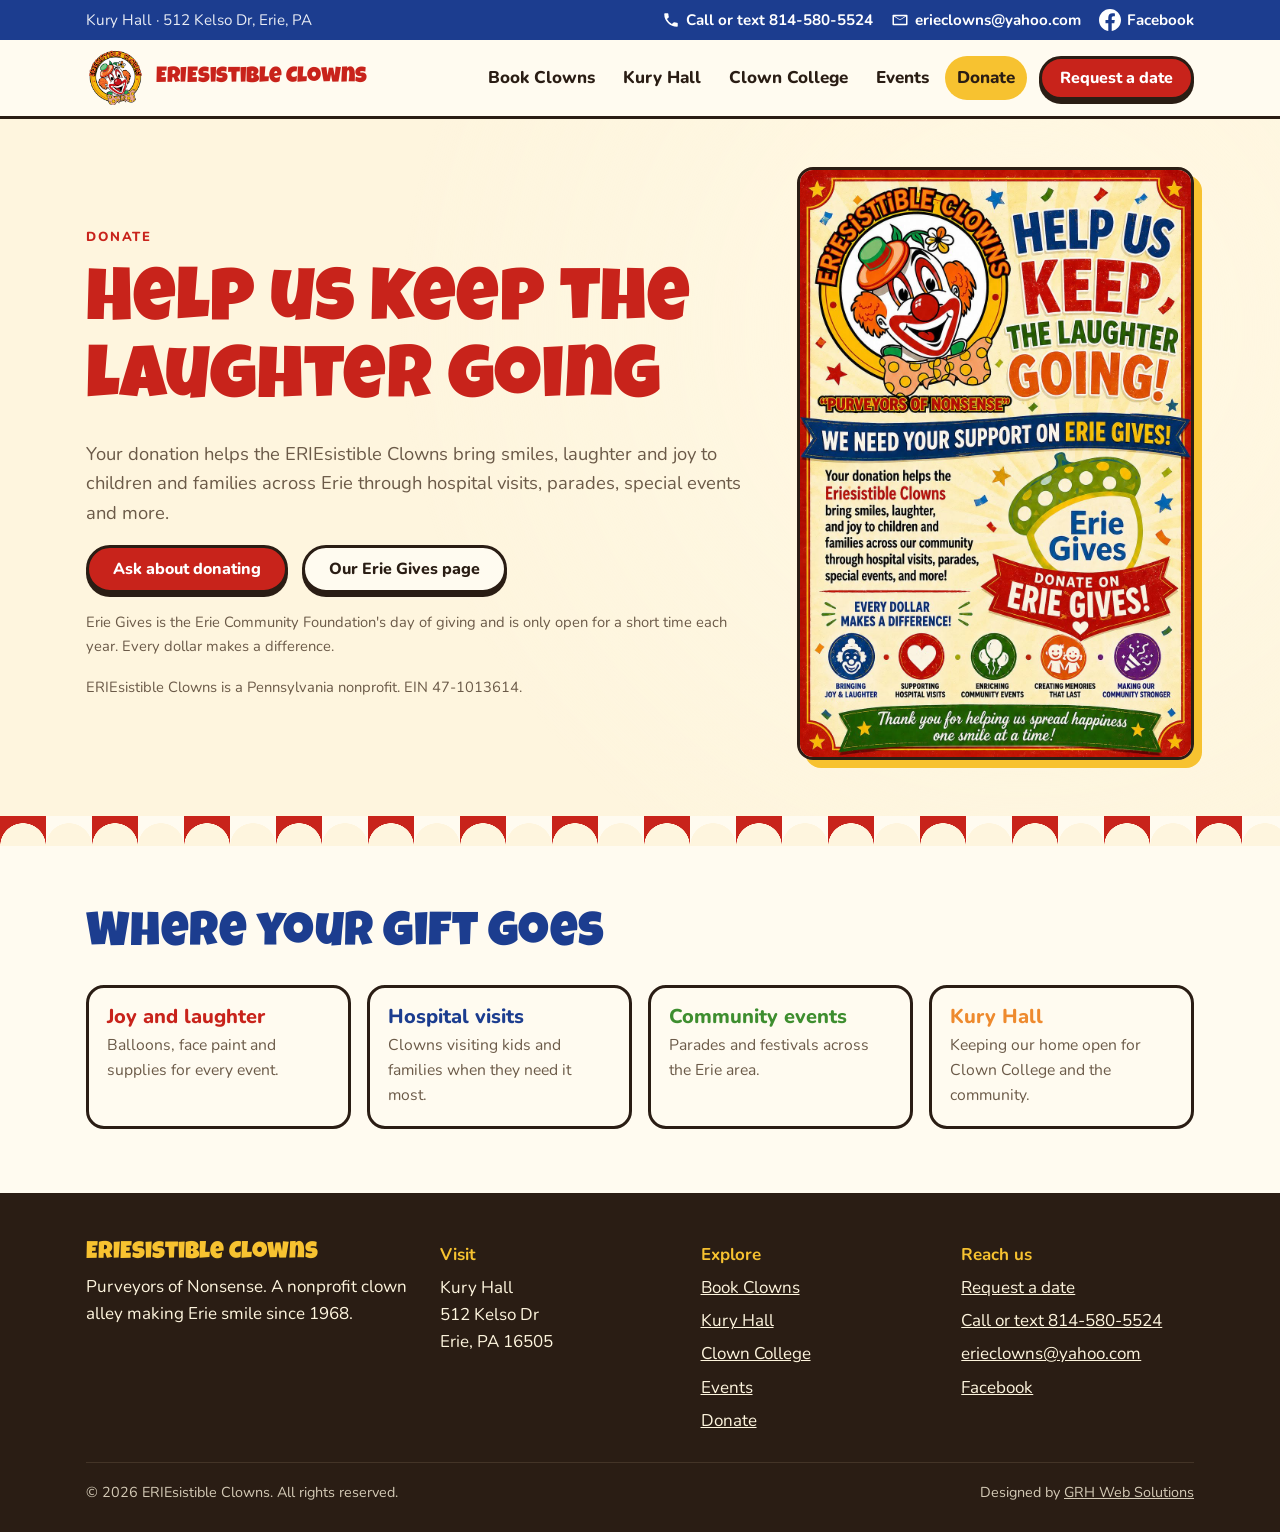
<file: donate.html>
<!doctype html>
<html lang="en">
<head>
<meta charset="utf-8">
<meta name="viewport" content="width=device-width, initial-scale=1, viewport-fit=cover">
<title>Donate | ERIEsistible Clowns</title>
<meta name="description" content="Help the ERIEsistible Clowns keep the laughter going. Support hospital visits, parades and community events through Erie Gives.">
<meta name="robots" content="index, follow, max-image-preview:large">
<link rel="canonical" href="https://eriesistibleclowns.org/donate.html">
<meta name="theme-color" content="#c8231b">
<meta property="og:type" content="website">
<meta property="og:site_name" content="ERIEsistible Clowns">
<meta property="og:locale" content="en_US">
<meta property="og:url" content="https://eriesistibleclowns.org/donate.html">
<meta property="og:title" content="Donate">
<meta property="og:description" content="Help the ERIEsistible Clowns keep the laughter going. Support hospital visits, parades and community events through Erie Gives.">
<meta property="og:image" content="https://eriesistibleclowns.org/assets/img/og-donate.jpg">
<meta property="og:image:secure_url" content="https://eriesistibleclowns.org/assets/img/og-donate.jpg">
<meta property="og:image:type" content="image/jpeg">
<meta property="og:image:width" content="1200">
<meta property="og:image:height" content="630">
<meta property="og:image:alt" content="ERIEsistible Clowns logo: a smiling clown with a green hat and polka-dot bow tie">
<meta name="twitter:card" content="summary_large_image">
<meta name="twitter:title" content="Donate">
<meta name="twitter:description" content="Help the ERIEsistible Clowns keep the laughter going. Support hospital visits, parades and community events through Erie Gives.">
<meta name="twitter:image" content="https://eriesistibleclowns.org/assets/img/og-donate.jpg">
<meta name="twitter:image:alt" content="ERIEsistible Clowns logo: a smiling clown with a green hat and polka-dot bow tie">
<link rel="icon" href="/favicon.ico" sizes="32x32">
<link rel="icon" type="image/png" sizes="192x192" href="assets/img/icon-192.png">
<link rel="apple-touch-icon" href="assets/img/icon-180.png">
<link rel="manifest" href="site.webmanifest">
<link rel="preconnect" href="https://fonts.googleapis.com">
<link rel="preconnect" href="https://fonts.gstatic.com" crossorigin>
<link rel="stylesheet" href="https://fonts.googleapis.com/css2?family=Luckiest+Guy&family=Nunito:wght@400;600;700;800&display=swap">
<link rel="stylesheet" href="assets/css/site.css?v=339fc6ad">
<script type="application/ld+json">{"@context": "https://schema.org", "@type": "NGO", "name": "ERIEsistible Clowns", "alternateName": "Erie Clowns", "slogan": "Purveyors of Nonsense", "foundingDate": "1968", "taxID": "47-1013614", "url": "https://eriesistibleclowns.org/", "logo": "https://eriesistibleclowns.org/assets/img/logo.png", "email": "erieclowns@yahoo.com", "telephone": "+1-814-580-5524", "sameAs": ["https://www.facebook.com/ERIEsistibleClowns"], "address": {"@type": "PostalAddress", "streetAddress": "512 Kelso Dr", "addressLocality": "Erie", "addressRegion": "PA", "postalCode": "16505", "addressCountry": "US"}, "areaServed": "Erie, Pennsylvania"}</script>
</head>
<body>
<a class="skip" href="#main">Skip to content</a>
<div class="utility">
  <div class="wrap">
    <span class="loc">Kury Hall · 512 Kelso Dr, Erie, PA</span>
    <a class="u-phone" href="tel:+18145805524"><svg class="u-icon" viewBox="0 0 24 24" aria-hidden="true" focusable="false"><path fill="currentColor" d="M6.6 10.8a15.1 15.1 0 0 0 6.6 6.6l2.2-2.2a1 1 0 0 1 1-.25 11.4 11.4 0 0 0 3.6.57 1 1 0 0 1 1 1V20a1 1 0 0 1-1 1A17 17 0 0 1 3 4a1 1 0 0 1 1-1h3.5a1 1 0 0 1 1 1c0 1.25.2 2.45.57 3.57a1 1 0 0 1-.25 1z"/></svg><span><span class="u-hint">Call or text </span>814-580-5524</span></a>
    <a class="u-mail" href="mailto:erieclowns@yahoo.com" aria-label="Email erieclowns@yahoo.com"><svg class="u-icon" viewBox="0 0 24 24" aria-hidden="true" focusable="false"><path fill="currentColor" d="M3 5h18a1 1 0 0 1 1 1v12a1 1 0 0 1-1 1H3a1 1 0 0 1-1-1V6a1 1 0 0 1 1-1zm9 7.2L4 7.3V17h16V7.3zM5.2 7l6.8 4.2L18.8 7z"/></svg><span class="u-text">erieclowns@yahoo.com</span></a>
    <a class="u-fb" href="https://www.facebook.com/ERIEsistibleClowns" target="_blank" rel="noopener" aria-label="ERIEsistible Clowns on Facebook"><svg class="fb-icon" viewBox="0 0 24 24" aria-hidden="true" focusable="false"><path fill="currentColor" d="M24 12.07C24 5.41 18.63 0 12 0S0 5.4 0 12.07C0 18.1 4.39 23.1 10.13 24v-8.44H7.08v-3.49h3.04V9.41c0-3.02 1.8-4.7 4.54-4.7 1.31 0 2.68.24 2.68.24v2.97h-1.5c-1.5 0-1.96.93-1.96 1.89v2.26h3.32l-.53 3.5h-2.8V24C19.62 23.1 24 18.1 24 12.07"/></svg><span class="u-text">Facebook</span></a>
  </div>
</div>
<header class="site">
  <div class="wrap">
    <a class="brand" href="index.html"><img src="assets/img/logo.png" alt="" width="60" height="60"><span>ERIEsistible Clowns</span></a>
    <button class="menu-btn" type="button" aria-expanded="false" aria-controls="main-nav" aria-label="Open menu"><span class="bars" aria-hidden="true"><span></span><span></span><span></span></span><span class="menu-label" aria-hidden="true">Menu</span></button>
    <nav class="main" id="main-nav" aria-label="Main">
      <a href="book-clowns.html">Book Clowns</a>
      <a href="kury-hall.html">Kury Hall</a>
      <a href="clown-college.html">Clown College</a>
      <a href="events.html">Events</a>
      <a href="donate.html" aria-current="page">Donate</a>
      <div class="nav-cta">
        <a class="btn btn-red" href="contact.html">Request a date</a>
        <a class="btn btn-gold nav-call" href="tel:+18145805524"><svg class="u-icon" viewBox="0 0 24 24" aria-hidden="true" focusable="false"><path fill="currentColor" d="M6.6 10.8a15.1 15.1 0 0 0 6.6 6.6l2.2-2.2a1 1 0 0 1 1-.25 11.4 11.4 0 0 0 3.6.57 1 1 0 0 1 1 1V20a1 1 0 0 1-1 1A17 17 0 0 1 3 4a1 1 0 0 1 1-1h3.5a1 1 0 0 1 1 1c0 1.25.2 2.45.57 3.57a1 1 0 0 1-.25 1z"/></svg>Call or text</a>
      </div>
    </nav>
  </div>
</header>
<main id="main">

<section class="hero">
  <div class="wrap split">
    <div class="stack" style="gap:18px">
      <p class="eyebrow">Donate</p>
      <h1>Help us keep the laughter going</h1>
      <p class="lede">Your donation helps the ERIEsistible Clowns bring smiles, laughter and joy to children and families across Erie through hospital visits, parades, special events and more.</p>
      <div class="btn-row"><a class="btn btn-red" href="contact.html?type=other">Ask about donating</a><a class="btn" href="https://www.eriegives.org/organization/eriesistible-clowns" target="_blank" rel="noopener">Our Erie Gives page</a></div>
      <p class="note">Erie Gives is the Erie Community Foundation's day of giving and is only open for a short time each year. Every dollar makes a difference.</p>
      <p class="note">ERIEsistible Clowns is a Pennsylvania nonprofit. EIN 47-1013614.</p>
    </div>
    <div><img class="flyer" src="assets/img/flyer-erie-gives.jpg" alt="Flyer: Help us keep the laughter going. We need your support on Erie Gives." width="1024" height="1536" loading="lazy"></div>
  </div>
</section>
<div class="tent" aria-hidden="true"></div>
<section class="band paper">
  <div class="wrap stack" style="gap:24px">
    <h2>Where your gift goes</h2>
    <div class="services">
      <div class="service" style="--c:var(--red)"><h3>Joy and laughter</h3><p>Balloons, face paint and supplies for every event.</p></div>
      <div class="service" style="--c:var(--blue)"><h3>Hospital visits</h3><p>Clowns visiting kids and families when they need it most.</p></div>
      <div class="service" style="--c:var(--green)"><h3>Community events</h3><p>Parades and festivals across the Erie area.</p></div>
      <div class="service" style="--c:var(--orange)"><h3>Kury Hall</h3><p>Keeping our home open for Clown College and the community.</p></div>
    </div>
  </div>
</section>

</main>
<footer class="site">
  <div class="wrap">
    <div class="stack" style="gap:8px">
      <h3>ERIEsistible Clowns</h3>
      <p>Purveyors of Nonsense. A nonprofit clown alley making Erie smile since 1968.</p>
    </div>
    <div class="stack" style="gap:6px">
      <strong>Visit</strong>
      <p>Kury Hall<br>512 Kelso Dr<br>Erie, PA 16505</p>
    </div>
    <div class="stack" style="gap:6px">
      <strong>Explore</strong>
      <ul><li><a href="book-clowns.html">Book Clowns</a></li><li><a href="kury-hall.html">Kury Hall</a></li><li><a href="clown-college.html">Clown College</a></li><li><a href="events.html">Events</a></li><li><a href="donate.html">Donate</a></li></ul>
    </div>
    <div class="stack" style="gap:6px">
      <strong>Reach us</strong>
      <ul>
        <li><a href="contact.html">Request a date</a></li>
        <li><a href="tel:+18145805524">Call or text 814-580-5524</a></li>
        <li><a href="mailto:erieclowns@yahoo.com">erieclowns@yahoo.com</a></li>
        <li><a href="https://www.facebook.com/ERIEsistibleClowns" target="_blank" rel="noopener">Facebook</a></li>
      </ul>
    </div>
    <p class="copy"><span>© <span id="yr">2026</span> ERIEsistible Clowns. All rights reserved.</span> <span class="credit">Designed by <a href="https://grhwebsolutions.com" target="_blank" rel="noopener">GRH Web Solutions</a></span></p>
  </div>
</footer>
<script src="assets/js/site.js?v=caf20d34" defer></script>
</body>
</html>
</file>
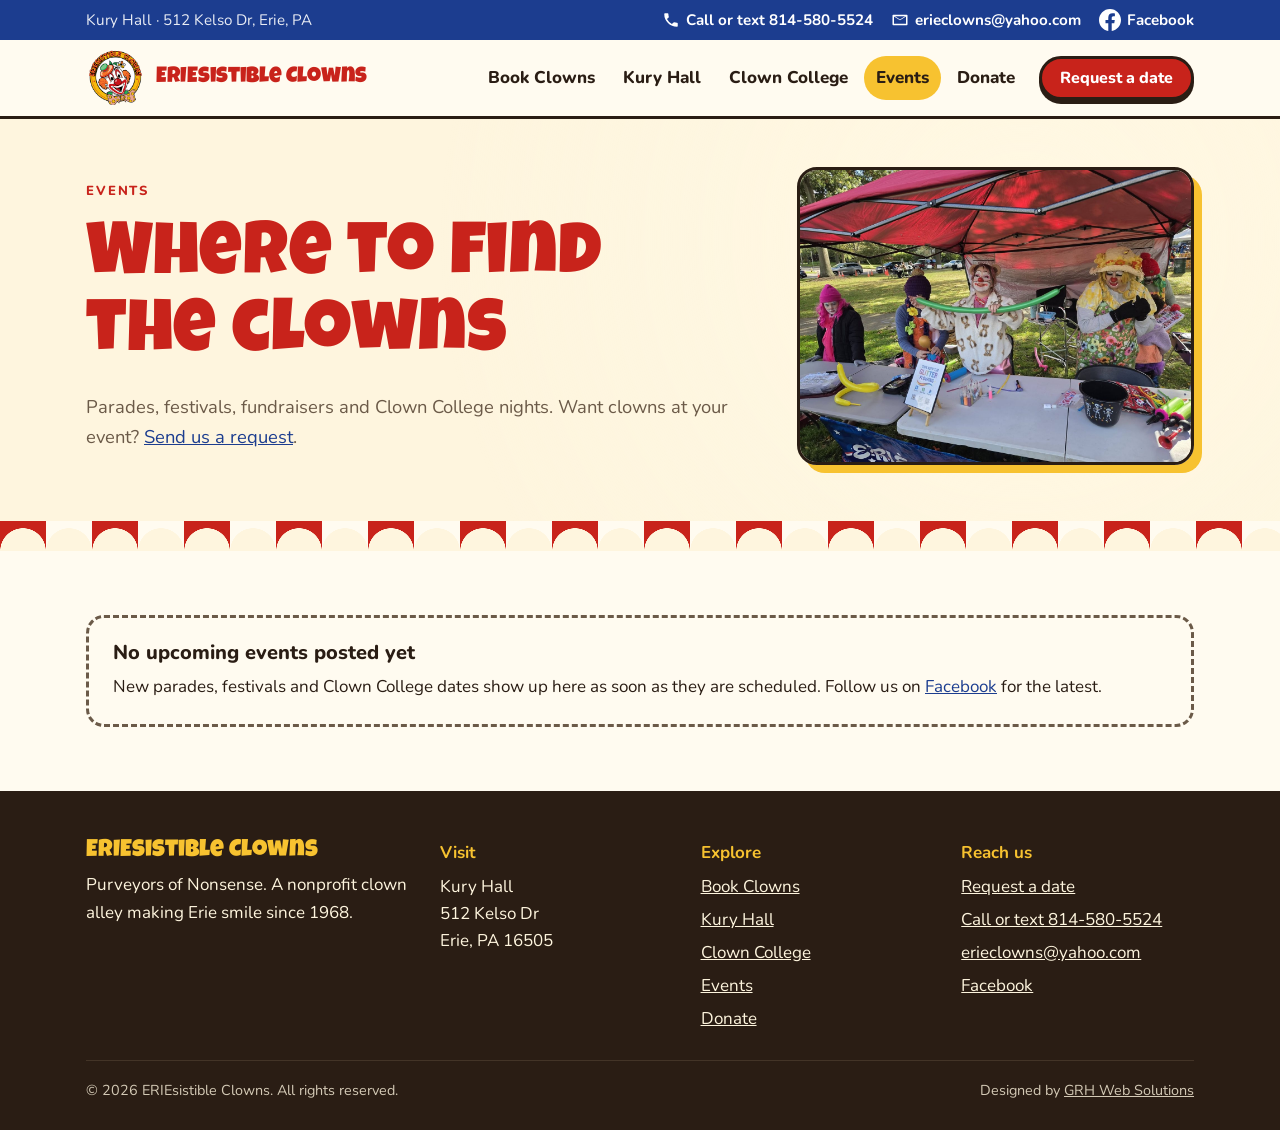
<file: events.html>
<!doctype html>
<html lang="en">
<head>
<meta charset="utf-8">
<meta name="viewport" content="width=device-width, initial-scale=1, viewport-fit=cover">
<title>Upcoming Events | ERIEsistible Clowns</title>
<meta name="description" content="See where the ERIEsistible Clowns are performing next: parades, festivals, fundraisers and community events around Erie.">
<meta name="robots" content="index, follow, max-image-preview:large">
<link rel="canonical" href="https://eriesistibleclowns.org/events.html">
<meta name="theme-color" content="#c8231b">
<meta property="og:type" content="website">
<meta property="og:site_name" content="ERIEsistible Clowns">
<meta property="og:locale" content="en_US">
<meta property="og:url" content="https://eriesistibleclowns.org/events.html">
<meta property="og:title" content="Upcoming Events">
<meta property="og:description" content="See where the ERIEsistible Clowns are performing next: parades, festivals, fundraisers and community events around Erie.">
<meta property="og:image" content="https://eriesistibleclowns.org/assets/img/og-events.jpg">
<meta property="og:image:secure_url" content="https://eriesistibleclowns.org/assets/img/og-events.jpg">
<meta property="og:image:type" content="image/jpeg">
<meta property="og:image:width" content="1200">
<meta property="og:image:height" content="630">
<meta property="og:image:alt" content="ERIEsistible Clowns logo: a smiling clown with a green hat and polka-dot bow tie">
<meta name="twitter:card" content="summary_large_image">
<meta name="twitter:title" content="Upcoming Events">
<meta name="twitter:description" content="See where the ERIEsistible Clowns are performing next: parades, festivals, fundraisers and community events around Erie.">
<meta name="twitter:image" content="https://eriesistibleclowns.org/assets/img/og-events.jpg">
<meta name="twitter:image:alt" content="ERIEsistible Clowns logo: a smiling clown with a green hat and polka-dot bow tie">
<link rel="icon" href="/favicon.ico" sizes="32x32">
<link rel="icon" type="image/png" sizes="192x192" href="assets/img/icon-192.png">
<link rel="apple-touch-icon" href="assets/img/icon-180.png">
<link rel="manifest" href="site.webmanifest">
<link rel="preconnect" href="https://fonts.googleapis.com">
<link rel="preconnect" href="https://fonts.gstatic.com" crossorigin>
<link rel="stylesheet" href="https://fonts.googleapis.com/css2?family=Luckiest+Guy&family=Nunito:wght@400;600;700;800&display=swap">
<link rel="stylesheet" href="assets/css/site.css?v=339fc6ad">
<script type="application/ld+json">{"@context": "https://schema.org", "@type": "NGO", "name": "ERIEsistible Clowns", "alternateName": "Erie Clowns", "slogan": "Purveyors of Nonsense", "foundingDate": "1968", "taxID": "47-1013614", "url": "https://eriesistibleclowns.org/", "logo": "https://eriesistibleclowns.org/assets/img/logo.png", "email": "erieclowns@yahoo.com", "telephone": "+1-814-580-5524", "sameAs": ["https://www.facebook.com/ERIEsistibleClowns"], "address": {"@type": "PostalAddress", "streetAddress": "512 Kelso Dr", "addressLocality": "Erie", "addressRegion": "PA", "postalCode": "16505", "addressCountry": "US"}, "areaServed": "Erie, Pennsylvania"}</script>
</head>
<body>
<a class="skip" href="#main">Skip to content</a>
<div class="utility">
  <div class="wrap">
    <span class="loc">Kury Hall · 512 Kelso Dr, Erie, PA</span>
    <a class="u-phone" href="tel:+18145805524"><svg class="u-icon" viewBox="0 0 24 24" aria-hidden="true" focusable="false"><path fill="currentColor" d="M6.6 10.8a15.1 15.1 0 0 0 6.6 6.6l2.2-2.2a1 1 0 0 1 1-.25 11.4 11.4 0 0 0 3.6.57 1 1 0 0 1 1 1V20a1 1 0 0 1-1 1A17 17 0 0 1 3 4a1 1 0 0 1 1-1h3.5a1 1 0 0 1 1 1c0 1.25.2 2.45.57 3.57a1 1 0 0 1-.25 1z"/></svg><span><span class="u-hint">Call or text </span>814-580-5524</span></a>
    <a class="u-mail" href="mailto:erieclowns@yahoo.com" aria-label="Email erieclowns@yahoo.com"><svg class="u-icon" viewBox="0 0 24 24" aria-hidden="true" focusable="false"><path fill="currentColor" d="M3 5h18a1 1 0 0 1 1 1v12a1 1 0 0 1-1 1H3a1 1 0 0 1-1-1V6a1 1 0 0 1 1-1zm9 7.2L4 7.3V17h16V7.3zM5.2 7l6.8 4.2L18.8 7z"/></svg><span class="u-text">erieclowns@yahoo.com</span></a>
    <a class="u-fb" href="https://www.facebook.com/ERIEsistibleClowns" target="_blank" rel="noopener" aria-label="ERIEsistible Clowns on Facebook"><svg class="fb-icon" viewBox="0 0 24 24" aria-hidden="true" focusable="false"><path fill="currentColor" d="M24 12.07C24 5.41 18.63 0 12 0S0 5.4 0 12.07C0 18.1 4.39 23.1 10.13 24v-8.44H7.08v-3.49h3.04V9.41c0-3.02 1.8-4.7 4.54-4.7 1.31 0 2.68.24 2.68.24v2.97h-1.5c-1.5 0-1.96.93-1.96 1.89v2.26h3.32l-.53 3.5h-2.8V24C19.62 23.1 24 18.1 24 12.07"/></svg><span class="u-text">Facebook</span></a>
  </div>
</div>
<header class="site">
  <div class="wrap">
    <a class="brand" href="index.html"><img src="assets/img/logo.png" alt="" width="60" height="60"><span>ERIEsistible Clowns</span></a>
    <button class="menu-btn" type="button" aria-expanded="false" aria-controls="main-nav" aria-label="Open menu"><span class="bars" aria-hidden="true"><span></span><span></span><span></span></span><span class="menu-label" aria-hidden="true">Menu</span></button>
    <nav class="main" id="main-nav" aria-label="Main">
      <a href="book-clowns.html">Book Clowns</a>
      <a href="kury-hall.html">Kury Hall</a>
      <a href="clown-college.html">Clown College</a>
      <a href="events.html" aria-current="page">Events</a>
      <a href="donate.html">Donate</a>
      <div class="nav-cta">
        <a class="btn btn-red" href="contact.html">Request a date</a>
        <a class="btn btn-gold nav-call" href="tel:+18145805524"><svg class="u-icon" viewBox="0 0 24 24" aria-hidden="true" focusable="false"><path fill="currentColor" d="M6.6 10.8a15.1 15.1 0 0 0 6.6 6.6l2.2-2.2a1 1 0 0 1 1-.25 11.4 11.4 0 0 0 3.6.57 1 1 0 0 1 1 1V20a1 1 0 0 1-1 1A17 17 0 0 1 3 4a1 1 0 0 1 1-1h3.5a1 1 0 0 1 1 1c0 1.25.2 2.45.57 3.57a1 1 0 0 1-.25 1z"/></svg>Call or text</a>
      </div>
    </nav>
  </div>
</header>
<main id="main">

<section class="hero">
  <div class="wrap split">
    <div class="stack" style="gap:18px">
      <p class="eyebrow">Events</p>
      <h1>Where to find the clowns</h1>
      <p class="lede">Parades, festivals, fundraisers and Clown College nights. Want clowns at your event? <a href="contact.html?type=community">Send us a request</a>.</p>
    </div>
    <img class="pic" src="assets/img/clowns-at-event.jpg" alt="ERIEsistible Clowns twisting balloons and face painting under their tent at an outdoor event" width="1400" height="1050">
  </div>
</section>
<div class="tent" aria-hidden="true"></div>
<section class="band paper">
  <div class="wrap stack" style="gap:28px">
    <div class="events" id="events-list"><p class="note">Loading events…</p></div>
    <details class="past-list stack" id="events-past" hidden>
      <summary>Past events</summary>
      <div class="events" style="margin-top:16px"></div>
    </details>
  </div>
</section>

</main>
<footer class="site">
  <div class="wrap">
    <div class="stack" style="gap:8px">
      <h3>ERIEsistible Clowns</h3>
      <p>Purveyors of Nonsense. A nonprofit clown alley making Erie smile since 1968.</p>
    </div>
    <div class="stack" style="gap:6px">
      <strong>Visit</strong>
      <p>Kury Hall<br>512 Kelso Dr<br>Erie, PA 16505</p>
    </div>
    <div class="stack" style="gap:6px">
      <strong>Explore</strong>
      <ul><li><a href="book-clowns.html">Book Clowns</a></li><li><a href="kury-hall.html">Kury Hall</a></li><li><a href="clown-college.html">Clown College</a></li><li><a href="events.html">Events</a></li><li><a href="donate.html">Donate</a></li></ul>
    </div>
    <div class="stack" style="gap:6px">
      <strong>Reach us</strong>
      <ul>
        <li><a href="contact.html">Request a date</a></li>
        <li><a href="tel:+18145805524">Call or text 814-580-5524</a></li>
        <li><a href="mailto:erieclowns@yahoo.com">erieclowns@yahoo.com</a></li>
        <li><a href="https://www.facebook.com/ERIEsistibleClowns" target="_blank" rel="noopener">Facebook</a></li>
      </ul>
    </div>
    <p class="copy"><span>© <span id="yr">2026</span> ERIEsistible Clowns. All rights reserved.</span> <span class="credit">Designed by <a href="https://grhwebsolutions.com" target="_blank" rel="noopener">GRH Web Solutions</a></span></p>
  </div>
</footer>
<script src="assets/js/site.js?v=caf20d34" defer></script>
</body>
</html>
</file>
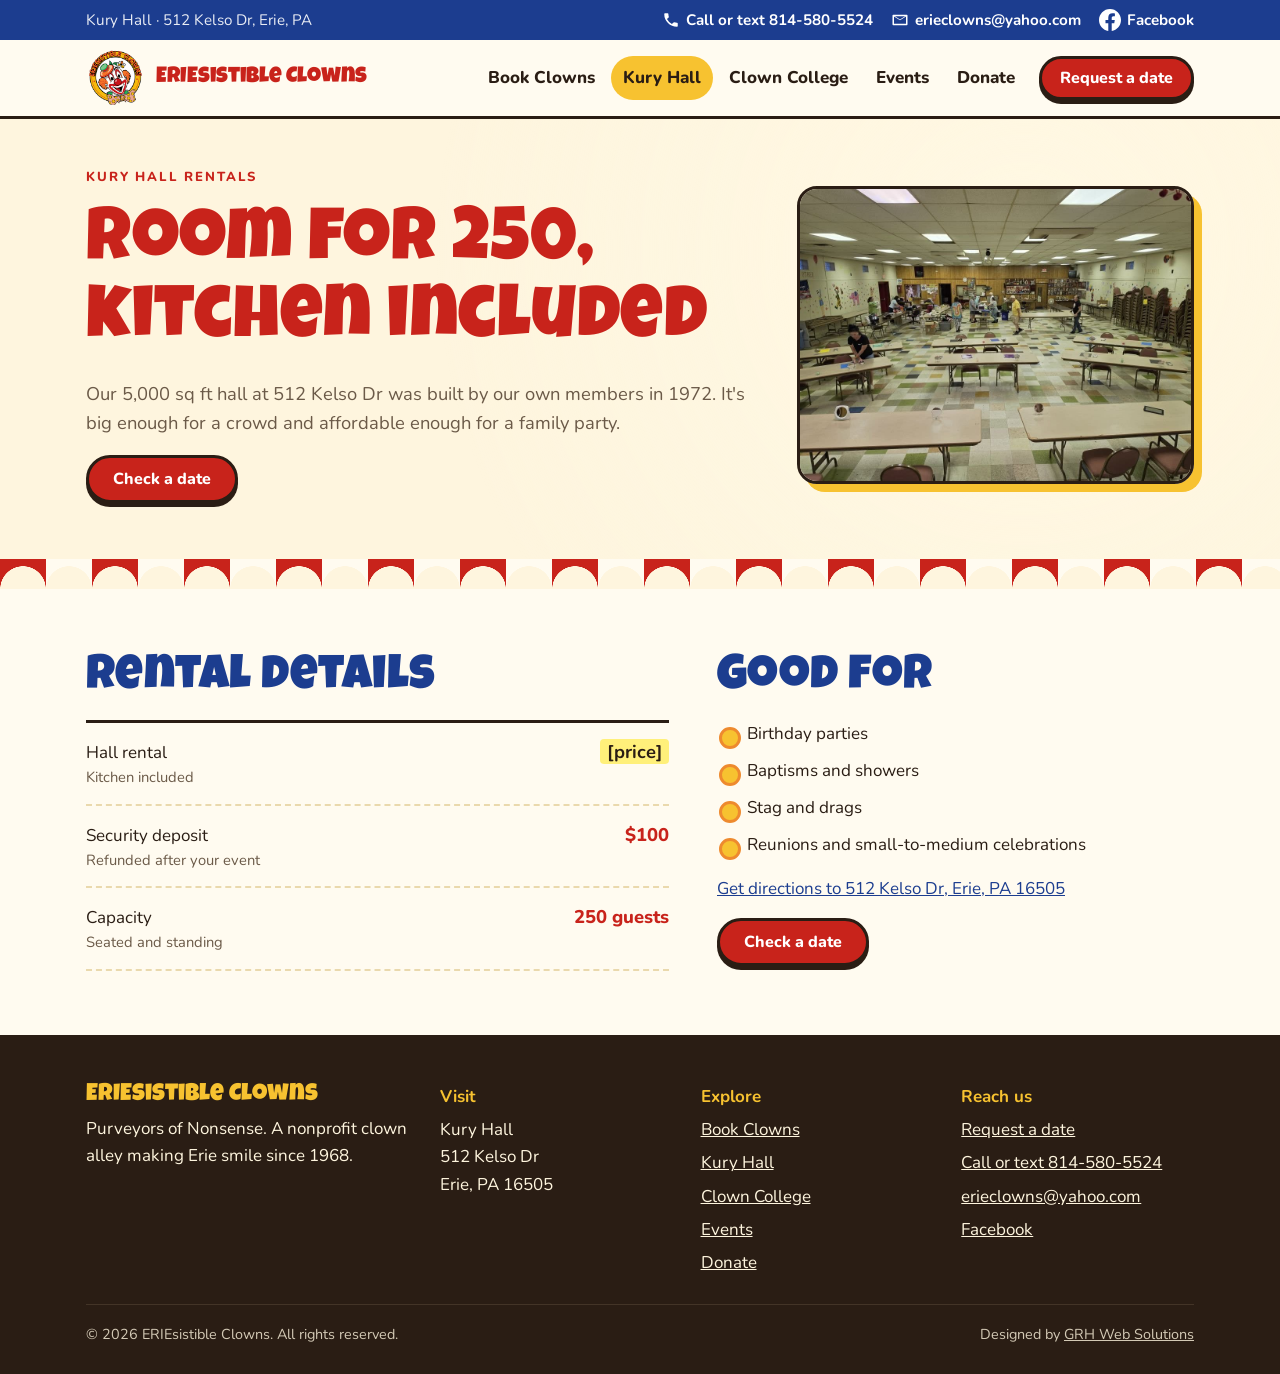
<file: kury-hall.html>
<!doctype html>
<html lang="en">
<head>
<meta charset="utf-8">
<meta name="viewport" content="width=device-width, initial-scale=1, viewport-fit=cover">
<title>Rent Kury Hall | ERIEsistible Clowns</title>
<meta name="description" content="Rent Kury Hall at 512 Kelso Dr, Erie PA. Seats 250 with a kitchen, for birthdays, baptisms, showers and stag and drags.">
<meta name="robots" content="index, follow, max-image-preview:large">
<link rel="canonical" href="https://eriesistibleclowns.org/kury-hall.html">
<meta name="theme-color" content="#c8231b">
<meta property="og:type" content="website">
<meta property="og:site_name" content="ERIEsistible Clowns">
<meta property="og:locale" content="en_US">
<meta property="og:url" content="https://eriesistibleclowns.org/kury-hall.html">
<meta property="og:title" content="Rent Kury Hall">
<meta property="og:description" content="Rent Kury Hall at 512 Kelso Dr, Erie PA. Seats 250 with a kitchen, for birthdays, baptisms, showers and stag and drags.">
<meta property="og:image" content="https://eriesistibleclowns.org/assets/img/og-hall.jpg">
<meta property="og:image:secure_url" content="https://eriesistibleclowns.org/assets/img/og-hall.jpg">
<meta property="og:image:type" content="image/jpeg">
<meta property="og:image:width" content="1200">
<meta property="og:image:height" content="630">
<meta property="og:image:alt" content="ERIEsistible Clowns logo: a smiling clown with a green hat and polka-dot bow tie">
<meta name="twitter:card" content="summary_large_image">
<meta name="twitter:title" content="Rent Kury Hall">
<meta name="twitter:description" content="Rent Kury Hall at 512 Kelso Dr, Erie PA. Seats 250 with a kitchen, for birthdays, baptisms, showers and stag and drags.">
<meta name="twitter:image" content="https://eriesistibleclowns.org/assets/img/og-hall.jpg">
<meta name="twitter:image:alt" content="ERIEsistible Clowns logo: a smiling clown with a green hat and polka-dot bow tie">
<link rel="icon" href="/favicon.ico" sizes="32x32">
<link rel="icon" type="image/png" sizes="192x192" href="assets/img/icon-192.png">
<link rel="apple-touch-icon" href="assets/img/icon-180.png">
<link rel="manifest" href="site.webmanifest">
<link rel="preconnect" href="https://fonts.googleapis.com">
<link rel="preconnect" href="https://fonts.gstatic.com" crossorigin>
<link rel="stylesheet" href="https://fonts.googleapis.com/css2?family=Luckiest+Guy&family=Nunito:wght@400;600;700;800&display=swap">
<link rel="stylesheet" href="assets/css/site.css?v=339fc6ad">
<script type="application/ld+json">[{"@context": "https://schema.org", "@type": "NGO", "name": "ERIEsistible Clowns", "alternateName": "Erie Clowns", "slogan": "Purveyors of Nonsense", "foundingDate": "1968", "taxID": "47-1013614", "url": "https://eriesistibleclowns.org/", "logo": "https://eriesistibleclowns.org/assets/img/logo.png", "email": "erieclowns@yahoo.com", "telephone": "+1-814-580-5524", "sameAs": ["https://www.facebook.com/ERIEsistibleClowns"], "address": {"@type": "PostalAddress", "streetAddress": "512 Kelso Dr", "addressLocality": "Erie", "addressRegion": "PA", "postalCode": "16505", "addressCountry": "US"}, "areaServed": "Erie, Pennsylvania"}, {"@context": "https://schema.org", "@type": "EventVenue", "name": "Kury Hall", "maximumAttendeeCapacity": 250, "url": "https://eriesistibleclowns.org/kury-hall.html", "address": {"@type": "PostalAddress", "streetAddress": "512 Kelso Dr", "addressLocality": "Erie", "addressRegion": "PA", "postalCode": "16505", "addressCountry": "US"}}]</script>
</head>
<body>
<a class="skip" href="#main">Skip to content</a>
<div class="utility">
  <div class="wrap">
    <span class="loc">Kury Hall · 512 Kelso Dr, Erie, PA</span>
    <a class="u-phone" href="tel:+18145805524"><svg class="u-icon" viewBox="0 0 24 24" aria-hidden="true" focusable="false"><path fill="currentColor" d="M6.6 10.8a15.1 15.1 0 0 0 6.6 6.6l2.2-2.2a1 1 0 0 1 1-.25 11.4 11.4 0 0 0 3.6.57 1 1 0 0 1 1 1V20a1 1 0 0 1-1 1A17 17 0 0 1 3 4a1 1 0 0 1 1-1h3.5a1 1 0 0 1 1 1c0 1.25.2 2.45.57 3.57a1 1 0 0 1-.25 1z"/></svg><span><span class="u-hint">Call or text </span>814-580-5524</span></a>
    <a class="u-mail" href="mailto:erieclowns@yahoo.com" aria-label="Email erieclowns@yahoo.com"><svg class="u-icon" viewBox="0 0 24 24" aria-hidden="true" focusable="false"><path fill="currentColor" d="M3 5h18a1 1 0 0 1 1 1v12a1 1 0 0 1-1 1H3a1 1 0 0 1-1-1V6a1 1 0 0 1 1-1zm9 7.2L4 7.3V17h16V7.3zM5.2 7l6.8 4.2L18.8 7z"/></svg><span class="u-text">erieclowns@yahoo.com</span></a>
    <a class="u-fb" href="https://www.facebook.com/ERIEsistibleClowns" target="_blank" rel="noopener" aria-label="ERIEsistible Clowns on Facebook"><svg class="fb-icon" viewBox="0 0 24 24" aria-hidden="true" focusable="false"><path fill="currentColor" d="M24 12.07C24 5.41 18.63 0 12 0S0 5.4 0 12.07C0 18.1 4.39 23.1 10.13 24v-8.44H7.08v-3.49h3.04V9.41c0-3.02 1.8-4.7 4.54-4.7 1.31 0 2.68.24 2.68.24v2.97h-1.5c-1.5 0-1.96.93-1.96 1.89v2.26h3.32l-.53 3.5h-2.8V24C19.62 23.1 24 18.1 24 12.07"/></svg><span class="u-text">Facebook</span></a>
  </div>
</div>
<header class="site">
  <div class="wrap">
    <a class="brand" href="index.html"><img src="assets/img/logo.png" alt="" width="60" height="60"><span>ERIEsistible Clowns</span></a>
    <button class="menu-btn" type="button" aria-expanded="false" aria-controls="main-nav" aria-label="Open menu"><span class="bars" aria-hidden="true"><span></span><span></span><span></span></span><span class="menu-label" aria-hidden="true">Menu</span></button>
    <nav class="main" id="main-nav" aria-label="Main">
      <a href="book-clowns.html">Book Clowns</a>
      <a href="kury-hall.html" aria-current="page">Kury Hall</a>
      <a href="clown-college.html">Clown College</a>
      <a href="events.html">Events</a>
      <a href="donate.html">Donate</a>
      <div class="nav-cta">
        <a class="btn btn-red" href="contact.html">Request a date</a>
        <a class="btn btn-gold nav-call" href="tel:+18145805524"><svg class="u-icon" viewBox="0 0 24 24" aria-hidden="true" focusable="false"><path fill="currentColor" d="M6.6 10.8a15.1 15.1 0 0 0 6.6 6.6l2.2-2.2a1 1 0 0 1 1-.25 11.4 11.4 0 0 0 3.6.57 1 1 0 0 1 1 1V20a1 1 0 0 1-1 1A17 17 0 0 1 3 4a1 1 0 0 1 1-1h3.5a1 1 0 0 1 1 1c0 1.25.2 2.45.57 3.57a1 1 0 0 1-.25 1z"/></svg>Call or text</a>
      </div>
    </nav>
  </div>
</header>
<main id="main">

<section class="hero">
  <div class="wrap split">
    <div class="stack" style="gap:18px">
      <p class="eyebrow">Kury Hall rentals</p>
      <h1>Room for 250, kitchen included</h1>
      <p class="lede">Our 5,000 sq ft hall at 512 Kelso Dr was built by our own members in 1972. It's big enough for a crowd and affordable enough for a family party.</p>
      <div class="btn-row"><a class="btn btn-red" href="contact.html?type=hall">Check a date</a></div>
    </div>
    <img class="pic" src="assets/img/kury-hall.jpg" alt="Inside Kury Hall: a large room with rows of tables and chairs and clown murals on the walls" width="1000" height="750">
  </div>
</section>
<div class="tent" aria-hidden="true"></div>
<section class="band paper">
  <div class="wrap split top">
    <div class="stack">
      <h2>Rental details</h2>
      <div class="rates">
        <div class="rate"><div>Hall rental<small>Kitchen included</small></div><span class="amt"><span class="todo">[price]</span></span></div>
        <div class="rate"><div>Security deposit<small>Refunded after your event</small></div><span class="amt">$100</span></div>
        <div class="rate"><div>Capacity<small>Seated and standing</small></div><span class="amt">250 guests</span></div>
      </div>
    </div>
    <div class="stack">
      <h2>Good for</h2>
      <ul class="dots">
        <li>Birthday parties</li>
        <li>Baptisms and showers</li>
        <li>Stag and drags</li>
        <li>Reunions and small-to-medium celebrations</li>
      </ul>
      <p><a href="https://maps.google.com/?q=512+Kelso+Dr+Erie+PA+16505" target="_blank" rel="noopener">Get directions to 512 Kelso Dr, Erie, PA 16505</a></p>
      <div class="btn-row"><a class="btn btn-red" href="contact.html?type=hall">Check a date</a></div>
    </div>
  </div>
</section>

</main>
<footer class="site">
  <div class="wrap">
    <div class="stack" style="gap:8px">
      <h3>ERIEsistible Clowns</h3>
      <p>Purveyors of Nonsense. A nonprofit clown alley making Erie smile since 1968.</p>
    </div>
    <div class="stack" style="gap:6px">
      <strong>Visit</strong>
      <p>Kury Hall<br>512 Kelso Dr<br>Erie, PA 16505</p>
    </div>
    <div class="stack" style="gap:6px">
      <strong>Explore</strong>
      <ul><li><a href="book-clowns.html">Book Clowns</a></li><li><a href="kury-hall.html">Kury Hall</a></li><li><a href="clown-college.html">Clown College</a></li><li><a href="events.html">Events</a></li><li><a href="donate.html">Donate</a></li></ul>
    </div>
    <div class="stack" style="gap:6px">
      <strong>Reach us</strong>
      <ul>
        <li><a href="contact.html">Request a date</a></li>
        <li><a href="tel:+18145805524">Call or text 814-580-5524</a></li>
        <li><a href="mailto:erieclowns@yahoo.com">erieclowns@yahoo.com</a></li>
        <li><a href="https://www.facebook.com/ERIEsistibleClowns" target="_blank" rel="noopener">Facebook</a></li>
      </ul>
    </div>
    <p class="copy"><span>© <span id="yr">2026</span> ERIEsistible Clowns. All rights reserved.</span> <span class="credit">Designed by <a href="https://grhwebsolutions.com" target="_blank" rel="noopener">GRH Web Solutions</a></span></p>
  </div>
</footer>
<script src="assets/js/site.js?v=caf20d34" defer></script>
</body>
</html>
</file>
<file: assets/css/site.css>
/* ERIEsistible Clowns. Colors are pulled from the logo and the Erie Gives flyer:
   circus red, sunflower gold, balloon orange, bow-tie green and poster blue on cream. */
:root {
  --cream: #fef5de;
  --paper: #fffbf0;
  --sand: #f6e6bb;
  --red: #c8231b;
  --red-dark: #9e1610;
  --gold: #f7c230;
  --orange: #ee8a2e;
  --green: #3e8e2f;
  --blue: #1c3d8f;
  --ink: #2a1d14;
  --muted: #6b5a48;
  --line: #ead9ad;
  --todo-bg: #fff07a;
  --display: "Luckiest Guy", "Cooper Black", "Arial Black", sans-serif;
  --body: "Nunito", "Trebuchet MS", system-ui, -apple-system, "Segoe UI", sans-serif;
  color-scheme: light;
}
* { box-sizing: border-box; }
[hidden] { display: none !important; }
html { scroll-behavior: smooth; }
@media (prefers-reduced-motion: reduce) { html { scroll-behavior: auto; } *, *::before, *::after { transition: none !important; animation: none !important; } }
body { margin: 0; background: var(--cream); color: var(--ink); font: 400 1.0625rem/1.6 var(--body); }
img { max-width: 100%; height: auto; }
a { color: var(--blue); }
:focus-visible { outline: 3px solid var(--blue); outline-offset: 2px; }
h1, h2, h3 { margin: 0; text-wrap: balance; line-height: 1.05; }
h1, h2 { font-family: var(--display); font-weight: 400; letter-spacing: .01em; }
h1 { font-size: clamp(2.5rem, 7vw, 4.6rem); color: var(--red); }
h2 { font-size: clamp(2rem, 4.5vw, 3rem); color: var(--blue); }
h3 { font-size: 1.25rem; font-weight: 800; }
p { margin: 0; }
.wrap { max-width: 1140px; margin: 0 auto; padding-left: max(16px, env(safe-area-inset-left, 0px)); padding-right: max(16px, env(safe-area-inset-right, 0px)); }
.stack { display: grid; gap: 16px; align-content: start; }
.stack > * { min-width: 0; }
.eyebrow { font-size: .82rem; font-weight: 800; letter-spacing: .14em; text-transform: uppercase; color: var(--red); }
.lede { font-size: 1.15rem; color: var(--muted); max-width: 62ch; }
.todo { background: var(--todo-bg); color: var(--ink); border-radius: 4px; padding: 0 .35em; font-weight: 700; }
.skip { position: absolute; left: -999px; top: 8px; background: var(--blue); color: #fff; padding: 8px 14px; border-radius: 8px; z-index: 100; }
.skip:focus { left: 8px; }

/* buttons */
.btn { display: inline-flex; align-items: center; justify-content: center; gap: 8px; min-height: 48px; padding: 0 24px; border-radius: 999px;
  font: 800 1rem var(--body); text-decoration: none; border: 3px solid var(--ink); background: var(--paper); color: var(--ink); cursor: pointer;
  box-shadow: 0 4px 0 var(--ink); transition: transform .12s, box-shadow .12s; }
.btn:hover { transform: translateY(-2px); box-shadow: 0 6px 0 var(--ink); }
.btn:active { transform: translateY(2px); box-shadow: 0 2px 0 var(--ink); }
.btn-red { background: var(--red); color: #fff; }
.btn-gold { background: var(--gold); }
.btn-row { display: flex; flex-wrap: wrap; gap: 14px; }

/* header */
.utility { background: var(--blue); color: #fff; font-size: .95rem; }
.utility .wrap { display: flex; justify-content: flex-end; align-items: center; gap: 18px; min-height: 40px; }
.utility a { color: #fff; text-decoration: none; font-weight: 700; display: inline-flex; align-items: center; gap: 6px; white-space: nowrap; }
.utility a:hover { text-decoration: underline; }
.utility .todo { color: var(--ink); }
.u-icon { width: 18px; height: 18px; display: block; flex-shrink: 0; }
.fb-icon { width: 22px; height: 22px; display: block; flex-shrink: 0; }
.utility .loc { margin-right: auto; opacity: .9; white-space: nowrap; overflow: hidden; text-overflow: ellipsis; min-width: 0; }
@media (max-width: 900px) { .utility .loc { display: none; } .utility .u-phone { margin-right: auto; } }
@media (max-width: 640px) {
  /* one tidy line on phones: the number up front, email and Facebook as round icon buttons */
  .utility .wrap { gap: 8px; min-height: 46px; }
  .utility .u-text { display: none; }
  .utility .u-phone { font-size: 1rem; }
  .utility .u-mail, .utility .u-fb { width: 36px; height: 36px; justify-content: center; border-radius: 50%; background: rgba(255, 255, 255, .14); }
  .utility .u-mail:hover, .utility .u-fb:hover { background: rgba(255, 255, 255, .26); }
}
@media (max-width: 359px) { .utility .u-hint { display: none; } }

header.site { position: sticky; top: env(safe-area-inset-top, 0px); z-index: 50; background: var(--paper); border-bottom: 3px solid var(--ink); }
body::before { content: ""; position: fixed; inset: 0 0 auto; height: env(safe-area-inset-top, 0px); z-index: 60; background: var(--paper); }
header.site .wrap { display: flex; align-items: center; gap: 20px; min-height: 76px; }
.brand { display: flex; align-items: center; gap: 10px; text-decoration: none; color: var(--red); font: 400 1.35rem/1 var(--display); flex-shrink: 0; }
.brand img { width: 60px; height: 60px; }
nav.main { margin-left: auto; display: flex; align-items: center; gap: 4px; }
nav.main a { text-decoration: none; color: var(--ink); font-weight: 800; padding: 8px 12px; border-radius: 999px; }
nav.main a:hover { background: var(--sand); }
nav.main a[aria-current="page"] { background: var(--gold); }
.nav-cta { display: flex; gap: 10px; }
nav.main .btn { margin-left: 8px; min-height: 44px; padding: 0 18px; color: #fff; }
nav.main .btn:hover { background: var(--red); }
nav.main .nav-call { display: none; }
.menu-btn { display: none; margin-left: auto; align-items: center; gap: 8px; background: var(--paper); color: var(--ink); border: 3px solid var(--ink); border-radius: 999px;
  height: 46px; padding: 0 14px 0 12px; cursor: pointer; font: 800 1rem var(--body); box-shadow: 0 3px 0 var(--ink); -webkit-tap-highlight-color: transparent; }
.menu-btn:active { transform: translateY(2px); box-shadow: 0 1px 0 var(--ink); }
.menu-btn .bars { position: relative; width: 20px; height: 14px; }
.menu-btn .bars span { position: absolute; left: 0; width: 20px; height: 3px; background: currentColor; border-radius: 2px; transition: transform .2s, opacity .2s, top .2s; }
.menu-btn .bars span:nth-child(1) { top: 0; }
.menu-btn .bars span:nth-child(2) { top: 5.5px; }
.menu-btn .bars span:nth-child(3) { top: 11px; }
.menu-btn[aria-expanded="true"] { background: var(--gold); }
.menu-btn[aria-expanded="true"] .bars span:nth-child(1) { top: 5.5px; transform: rotate(45deg); }
.menu-btn[aria-expanded="true"] .bars span:nth-child(2) { opacity: 0; }
.menu-btn[aria-expanded="true"] .bars span:nth-child(3) { top: 5.5px; transform: rotate(-45deg); }
@media (max-width: 1000px) {
  .menu-btn { display: inline-flex; }
  nav.main { display: none; position: absolute; left: 0; right: 0; top: 100%; margin-top: 3px; background: var(--paper); border-bottom: 3px solid var(--ink);
    flex-direction: column; align-items: stretch; gap: 0; max-height: calc(100vh - 120px); max-height: calc(100dvh - 120px); overflow-y: auto; overscroll-behavior: contain;
    padding: 8px max(16px, env(safe-area-inset-right, 0px)) 20px max(16px, env(safe-area-inset-left, 0px));
    /* dim the page under the open menu without covering the header */
    box-shadow: 0 0 0 100vmax rgba(42, 29, 20, .45); clip-path: inset(0 0 -100vmax 0); }
  nav.main.open { display: flex; animation: nav-in .18s ease-out; }
  nav.main > a { display: flex; align-items: center; justify-content: space-between; min-height: 54px; padding: 0 14px; font-size: 1.15rem; border-radius: 0; }
  nav.main > a + a { border-top: 2px dotted var(--line); }
  nav.main > a::after { content: ""; width: 9px; height: 9px; margin-right: 4px; border: solid var(--red); border-width: 3px 3px 0 0; transform: rotate(45deg); flex-shrink: 0; }
  nav.main > a:hover, nav.main > a[aria-current="page"] { border-radius: 14px; border-color: transparent; }
  nav.main > a:hover + a, nav.main > a[aria-current="page"] + a { border-color: transparent; }
  .nav-cta { display: grid; grid-template-columns: 1fr 1fr; gap: 10px; margin-top: 14px; }
  nav.main .btn { margin: 0; padding: 0 12px; min-height: 50px; font-size: 1rem; }
  nav.main .nav-call { display: inline-flex; color: var(--ink); }
  nav.main .nav-call:hover { background: var(--gold); }
  body.menu-open { overflow: hidden; }
}
@keyframes nav-in { from { opacity: 0; transform: translateY(-8px); } }
@media (max-width: 640px) {
  header.site .wrap { min-height: 66px; gap: 12px; }
  .brand { font-size: 1.25rem; gap: 8px; }
  .brand img { width: 50px; height: 50px; }
}
@media (max-width: 380px) { .brand span { font-size: 1.05rem; } .brand img { width: 44px; height: 44px; } .menu-label { display: none; } .menu-btn { padding: 0 12px; } }
@media (max-width: 340px) { .nav-cta { grid-template-columns: 1fr; } }

/* tent stripes */
.tent { height: 30px; background: repeating-linear-gradient(90deg, var(--red) 0 46px, var(--paper) 46px 92px);
  -webkit-mask: radial-gradient(23px at 23px 100%, #0000 98%, #000) 0 0/46px 100%; mask: radial-gradient(23px at 23px 100%, #0000 98%, #000) 0 0/46px 100%; }

section.band { padding-block: 64px; }
section.paper { background: var(--paper); }
section.blue { background: var(--blue); color: #fff; }
section.blue h2 { color: var(--gold); }
section.blue .lede { color: #dfe6fb; }
.split { display: grid; grid-template-columns: 1.1fr .9fr; gap: 48px; align-items: center; }
.split.top { align-items: start; }
@media (max-width: 880px) { .split { grid-template-columns: 1fr; gap: 32px; } }
.split > * { min-width: 0; }

/* hero */
.hero { padding-block: 48px 56px; background: radial-gradient(circle at 80% 30%, #fff8e3 0, transparent 55%), var(--cream); }
.hero .split { grid-template-columns: 1.25fr .75fr; }
@media (max-width: 880px) { .hero .split { grid-template-columns: 1fr; } .hero-logo { order: -1; max-width: 220px; margin: 0 auto; } }
.hero-logo { filter: drop-shadow(0 10px 0 rgba(42, 29, 20, .12)); }
.hero-logo img { width: 100%; max-width: 380px; display: block; margin: 0 auto; }
.tagline { font: 400 1.25rem var(--display); color: var(--orange); letter-spacing: .03em; }

.paths { display: grid; grid-template-columns: repeat(4, 1fr); gap: 16px; }
@media (max-width: 1000px) { .paths { grid-template-columns: repeat(2, 1fr); } }
@media (max-width: 560px) { .paths { grid-template-columns: 1fr; } }
.path { display: grid; gap: 8px; align-content: start; padding: 22px; background: var(--paper); border: 3px solid var(--ink); border-radius: 20px;
  text-decoration: none; color: var(--ink); box-shadow: 6px 6px 0 var(--c, var(--red)); transition: transform .12s, box-shadow .12s; }
.path:hover { transform: translate(-2px, -2px); box-shadow: 8px 8px 0 var(--c, var(--red)); }
.path strong { font: 400 1.45rem/1.1 var(--display); color: var(--c, var(--red)); }
.path span { color: var(--muted); }
.path b { font-weight: 800; color: var(--ink); }

.facts { display: grid; grid-template-columns: repeat(4, 1fr); gap: 20px; }
@media (max-width: 760px) { .facts { grid-template-columns: repeat(2, 1fr); } }
.fact strong { display: block; font: 400 2.6rem/1 var(--display); color: var(--gold); font-variant-numeric: tabular-nums; }
.fact span { color: #dfe6fb; }

/* rates */
.rates { display: grid; border-top: 3px solid var(--ink); }
.rate { display: flex; justify-content: space-between; align-items: baseline; gap: 16px; padding: 14px 0; border-bottom: 2px dashed var(--line); }
.rate > div { min-width: 0; }
.rate small { display: block; color: var(--muted); font-size: .92rem; }
.rate .amt { font-weight: 800; font-size: 1.15rem; white-space: nowrap; font-variant-numeric: tabular-nums; color: var(--red); }

ul.dots { list-style: none; padding: 0; margin: 0; display: grid; gap: 10px; }
ul.dots li { padding-left: 30px; position: relative; }
ul.dots li::before { content: ""; position: absolute; left: 2px; top: .4em; width: 16px; height: 16px; border-radius: 50%; background: var(--gold); border: 3px solid var(--orange); }
ul.dots.cols { grid-template-columns: 1fr 1fr; gap: 10px 28px; }
@media (max-width: 560px) { ul.dots.cols { grid-template-columns: 1fr; } }

.services { display: grid; grid-template-columns: repeat(4, 1fr); gap: 16px; }
@media (max-width: 880px) { .services { grid-template-columns: repeat(2, 1fr); } }
.service { background: var(--paper); border: 3px solid var(--ink); border-radius: 18px; padding: 18px; display: grid; gap: 6px; align-content: start; }
.service h3 { color: var(--c, var(--blue)); }
.service p { color: var(--muted); font-size: .98rem; }

.photo { aspect-ratio: 4/3; max-width: 100%; border-radius: 20px; border: 3px dashed var(--muted); display: grid; place-items: center; text-align: center;
  padding: 18px; color: var(--muted); font-weight: 800; background: repeating-linear-gradient(135deg, var(--paper) 0 14px, var(--sand) 14px 28px); }
.flyer { border: 3px solid var(--ink); border-radius: 16px; box-shadow: 8px 8px 0 var(--gold); display: block; }
.flyer-college { width: 100%; max-width: 440px; margin: 0 auto; }
.pic { display: block; width: 100%; height: auto; aspect-ratio: 4 / 3; object-fit: cover; border: 3px solid var(--ink); border-radius: 20px; box-shadow: 8px 8px 0 var(--gold); }

.callout { background: var(--paper); border: 3px solid var(--ink); border-radius: 20px; padding: 22px; box-shadow: 6px 6px 0 var(--green); display: grid; gap: 10px; }

/* events */
.events { display: grid; gap: 16px; }
.event { display: grid; grid-template-columns: 88px 1fr; gap: 18px; background: var(--paper); border: 3px solid var(--ink); border-radius: 18px; padding: 16px; align-items: start; }
.event > div { min-width: 0; }
.event .date { background: var(--red); color: #fff; border-radius: 12px; text-align: center; padding: 8px 4px; line-height: 1.1; }
.event .date b { display: block; font: 400 2rem/1 var(--display); }
.event .date span { font-weight: 800; font-size: .85rem; letter-spacing: .1em; text-transform: uppercase; }
.event h3 { margin-bottom: 4px; }
.event .meta { color: var(--muted); font-size: .95rem; font-weight: 700; }
.event .desc { margin-top: 6px; }
.event.has-img { grid-template-columns: 88px 1fr 240px; }
.event-img { display: block; align-self: stretch; border-radius: 12px; overflow: hidden; border: 3px solid var(--ink); background: var(--sand); }
.event-img img { display: block; width: 100%; height: 100%; min-height: 160px; max-height: 240px; object-fit: cover; object-position: center top; transition: transform .2s; }
.event-img:hover img { transform: scale(1.04); }
@media (max-width: 720px) {
  .event.has-img { grid-template-columns: 72px 1fr; }
  .event-img { grid-column: 1 / -1; }
  .event-img img { height: auto; aspect-ratio: 16 / 9; min-height: 0; }
}
.event .tag { display: inline-block; font-size: .78rem; font-weight: 800; letter-spacing: .08em; text-transform: uppercase; background: var(--gold); border-radius: 999px; padding: 2px 10px; margin-bottom: 6px; }
.event.past { opacity: .7; }
.event.past .date { background: var(--muted); }
.empty { background: var(--paper); border: 3px dashed var(--muted); border-radius: 18px; padding: 24px; display: grid; gap: 10px; }
details.past-list summary { cursor: pointer; font-weight: 800; color: var(--blue); }

/* form */
.formcard { background: var(--paper); border: 3px solid var(--ink); border-radius: 22px; padding: 26px; box-shadow: 8px 8px 0 var(--red); display: grid; gap: 16px; }
@media (max-width: 560px) { .formcard { padding: 18px; box-shadow: 5px 5px 0 var(--red); } }
fieldset { border: 0; padding: 0; margin: 0; min-width: 0; }
legend { font-weight: 800; margin-bottom: 10px; padding: 0; }
.types { display: flex; flex-wrap: wrap; gap: 8px; }
.types input { position: absolute; opacity: 0; pointer-events: none; }
.types label { padding: 9px 16px; border: 3px solid var(--line); border-radius: 999px; cursor: pointer; font-weight: 800; background: var(--cream); }
.types input:checked + label { border-color: var(--ink); background: var(--gold); }
.types input:focus-visible + label { outline: 3px solid var(--blue); outline-offset: 2px; }
.grid2 { display: grid; grid-template-columns: 1fr 1fr; gap: 14px; }
@media (max-width: 560px) { .grid2 { grid-template-columns: 1fr; } }
.field { display: grid; gap: 6px; min-width: 0; }
.field label { font-weight: 800; font-size: .95rem; }
.field input, .field select, .field textarea { font: inherit; color: var(--ink); background: #fff; border: 3px solid var(--line); border-radius: 12px; padding: 10px 12px; width: 100%; }
.field input:focus, .field select:focus, .field textarea:focus { border-color: var(--blue); outline: none; }
.hp { position: absolute; left: -5000px; }
.notice { padding: 12px 14px; border-radius: 12px; background: var(--cream); border-left: 5px solid var(--orange); font-size: .97rem; }
.result { font-weight: 800; }
.result.ok { color: var(--green); }
.result.err { color: var(--red-dark); }
.note { font-size: .92rem; color: var(--muted); }
.contact-list { display: grid; gap: 10px; }
.contact-list p { display: flex; gap: 8px; flex-wrap: wrap; }

/* footer */
footer.site { background: var(--ink); color: var(--cream); padding-block: 48px 28px; }
footer.site .wrap { display: grid; grid-template-columns: 1.4fr 1fr 1fr 1fr; gap: 28px; }
@media (max-width: 880px) { footer.site .wrap { grid-template-columns: 1fr 1fr; } }
@media (max-width: 520px) { footer.site .wrap { grid-template-columns: 1fr; } }
footer.site a { color: var(--cream); }
footer.site h3 { font: 400 1.5rem var(--display); color: var(--gold); }
footer.site strong { color: var(--gold); }
footer.site .copy { grid-column: 1 / -1; border-top: 1px solid #4a3a2c; padding-top: 18px; font-size: .9rem; opacity: .8; display: flex; flex-wrap: wrap; justify-content: space-between; gap: 6px 18px; }
footer.site ul { list-style: none; margin: 0; padding: 0; display: grid; gap: 6px; }
.pic.pic-wide { aspect-ratio: auto; }
</file>
